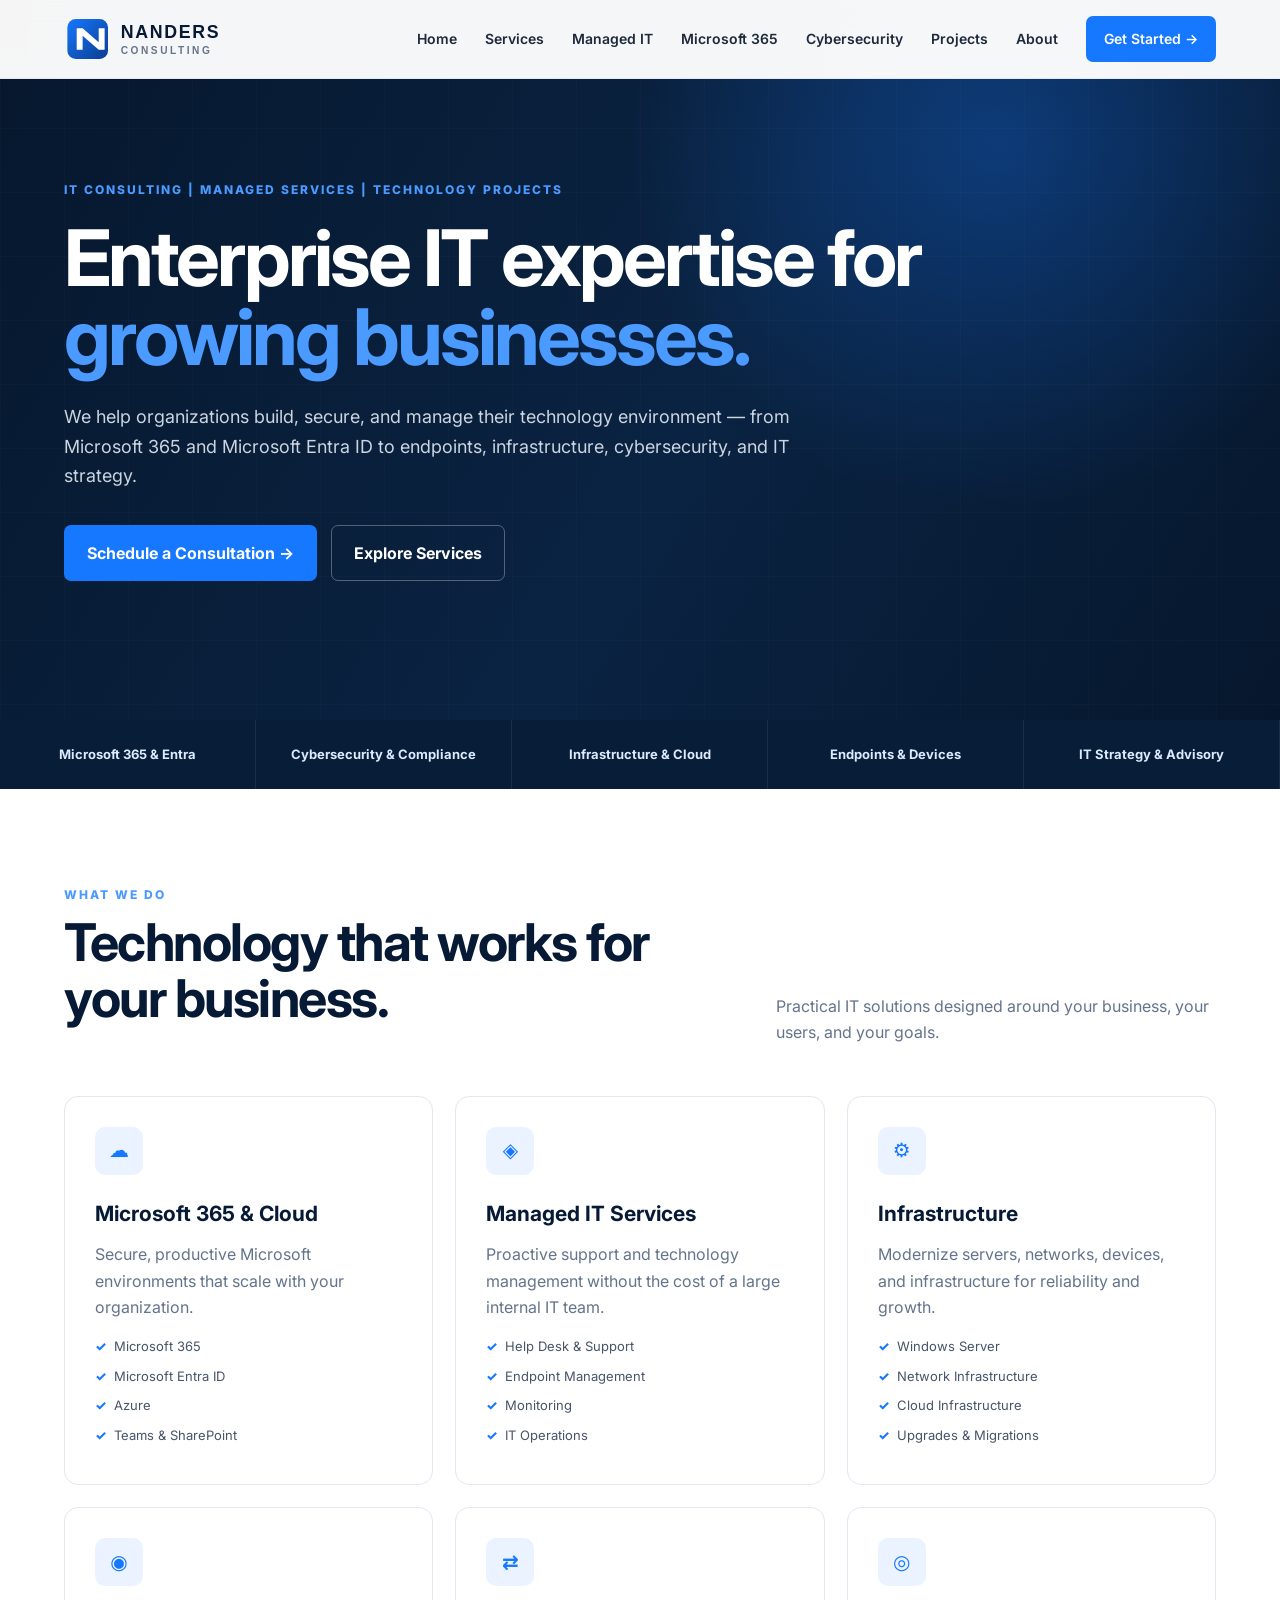
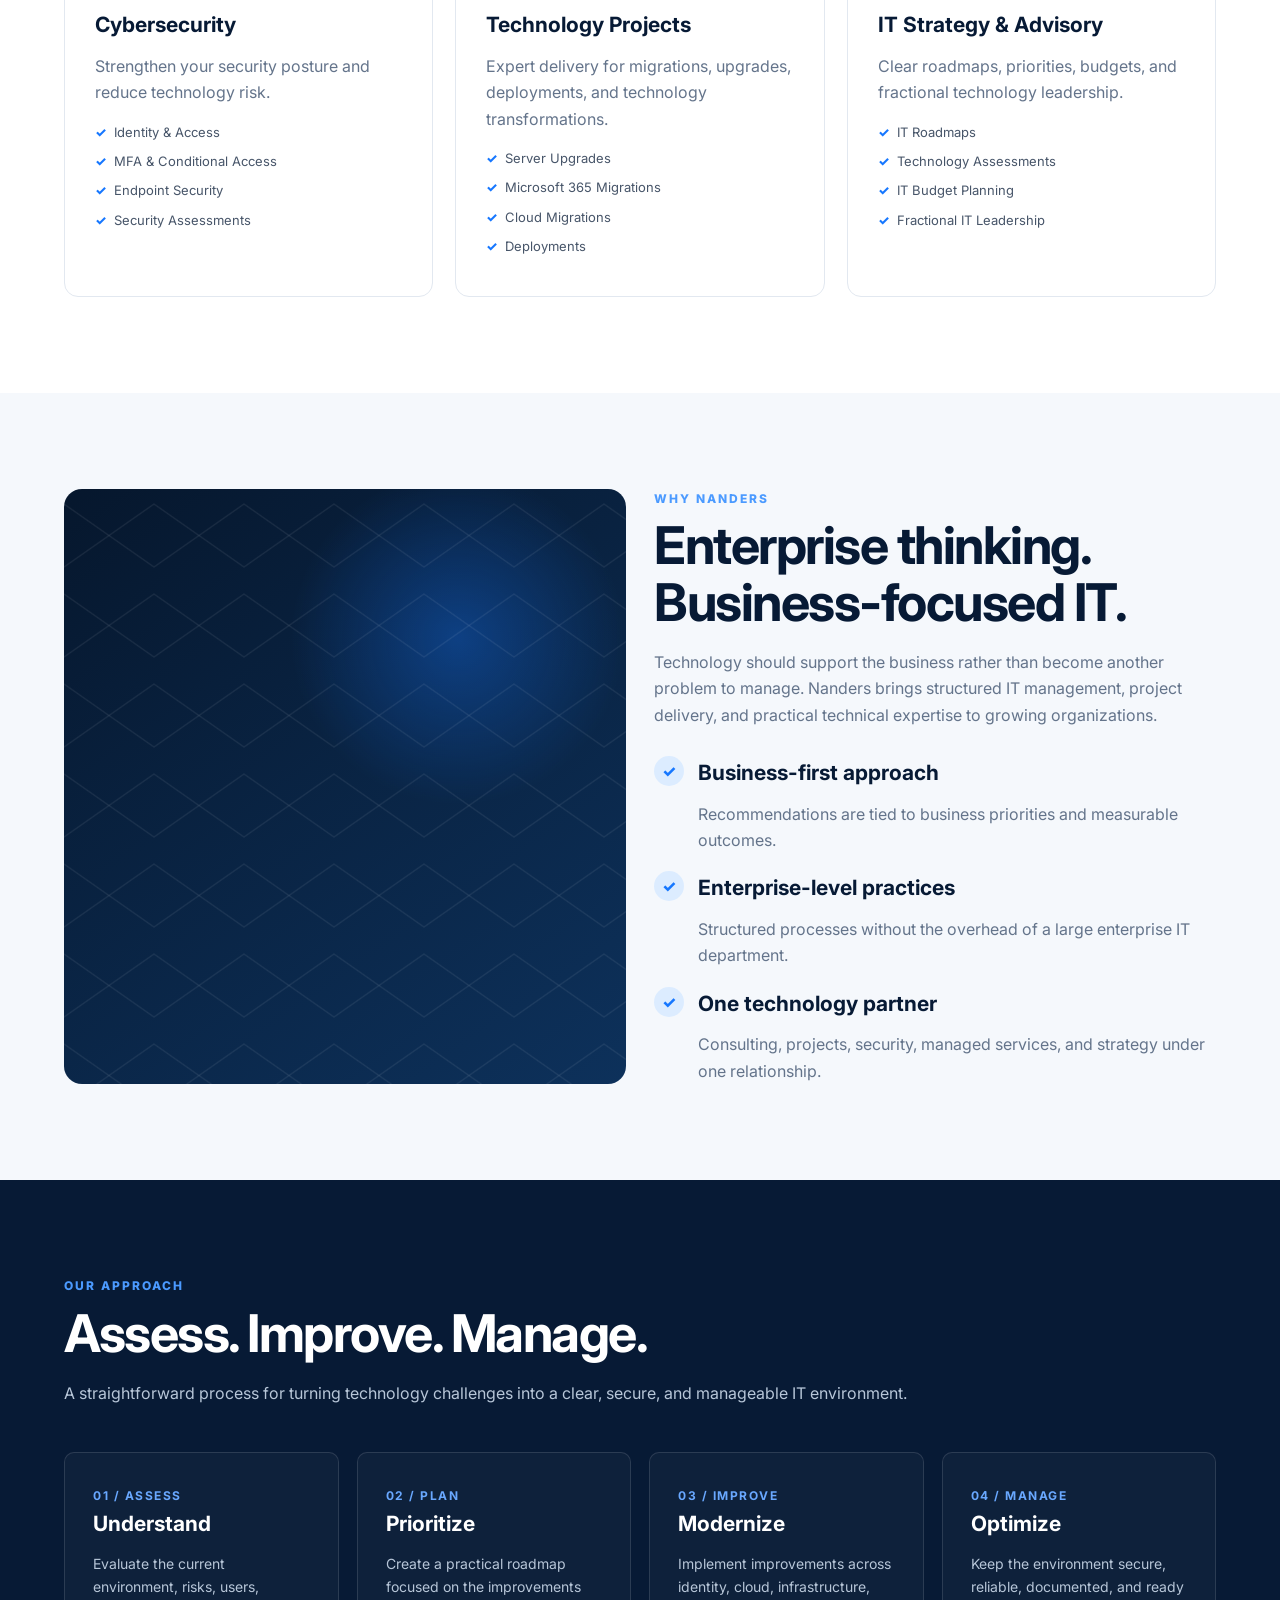
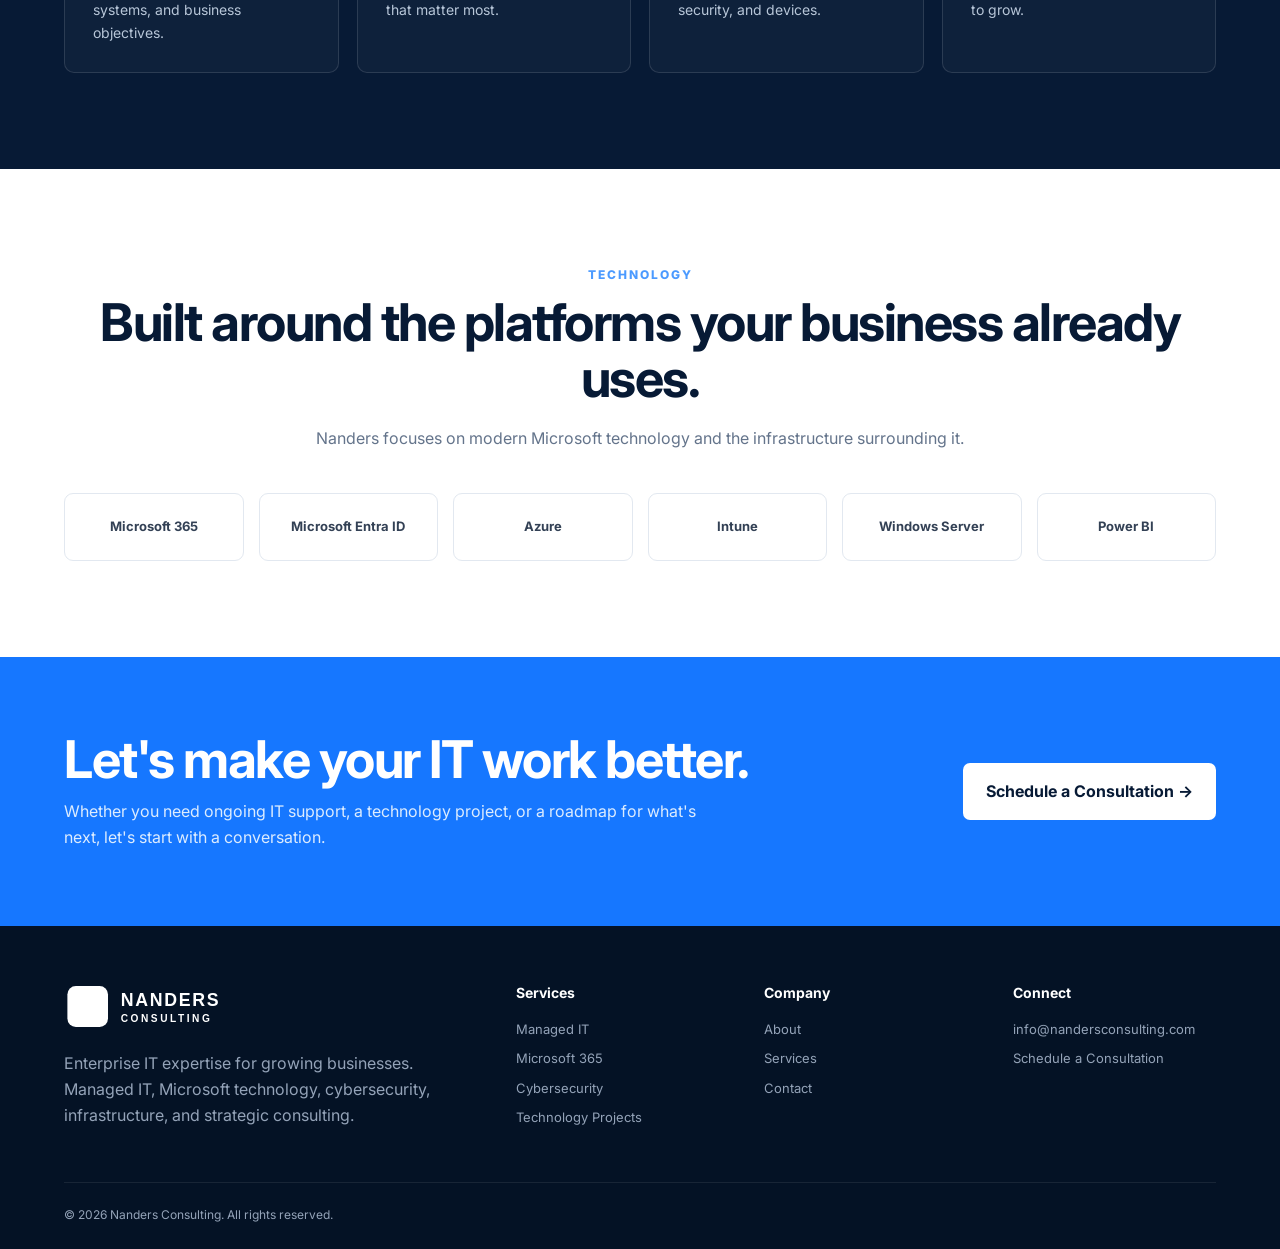
<file: index.html>
<!doctype html>
<html lang="en">
<head>
<meta charset="utf-8">
<meta name="viewport" content="width=device-width,initial-scale=1">
<title>Enterprise IT Expertise | Nanders Consulting</title>
<meta name="description" content="Nanders Consulting provides IT consulting, managed services, Microsoft 365, cybersecurity, infrastructure, and technology projects for growing businesses.">
<link rel="icon" href="favicon.svg" type="image/svg+xml">
<link rel="stylesheet" href="styles.css">
</head>
<body>
<a class="skip" href="#main">Skip to content</a>
<header class="site-header">
  <div class="container nav">
    <a class="logo" href="index.html"><img src="logo.svg" alt="Nanders Consulting"></a>
    <nav class="nav-links">
      <a href="index.html">Home</a>
      <a href="services.html">Services</a>
      <a href="managed-it.html">Managed IT</a>
      <a href="microsoft-365.html">Microsoft 365</a>
      <a href="cybersecurity.html">Cybersecurity</a>
      <a href="projects.html">Projects</a>
      <a href="about.html">About</a>
      <a class="nav-cta" href="contact.html">Get Started →</a>
    </nav>
    <button class="menu" aria-label="Open navigation">☰</button>
  </div>
</header>

<main id="main">

<section class="hero">
  <div class="container">
    <div class="eyebrow">IT CONSULTING | MANAGED SERVICES | TECHNOLOGY PROJECTS</div>
    <h1>Enterprise IT expertise for <span>growing businesses.</span></h1>
    <p>We help organizations build, secure, and manage their technology environment — from Microsoft 365 and Microsoft Entra ID to endpoints, infrastructure, cybersecurity, and IT strategy.</p>
    <div class="actions">
      <a class="btn btn-primary" href="contact.html">Schedule a Consultation →</a>
      <a class="btn btn-outline" href="services.html">Explore Services</a>
    </div>
  </div>
</section>
<section class="service-strip"><div class="strip-grid">
  <div>Microsoft 365 & Entra</div><div>Cybersecurity & Compliance</div><div>Infrastructure & Cloud</div><div>Endpoints & Devices</div><div>IT Strategy & Advisory</div>
</div></section>

<section class="section">
  <div class="container">
    <div class="section-head split"><div><div class="label">WHAT WE DO</div><h2>Technology that works for your business.</h2></div>
    <p class="muted">Practical IT solutions designed around your business, your users, and your goals.</p></div>
    <div class="grid-3">
      <article class="card"><div class="icon">☁</div><h3>Microsoft 365 & Cloud</h3><p class="muted">Secure, productive Microsoft environments that scale with your organization.</p><ul><li>Microsoft 365</li><li>Microsoft Entra ID</li><li>Azure</li><li>Teams & SharePoint</li></ul></article>
      <article class="card"><div class="icon">◈</div><h3>Managed IT Services</h3><p class="muted">Proactive support and technology management without the cost of a large internal IT team.</p><ul><li>Help Desk & Support</li><li>Endpoint Management</li><li>Monitoring</li><li>IT Operations</li></ul></article>
      <article class="card"><div class="icon">⚙</div><h3>Infrastructure</h3><p class="muted">Modernize servers, networks, devices, and infrastructure for reliability and growth.</p><ul><li>Windows Server</li><li>Network Infrastructure</li><li>Cloud Infrastructure</li><li>Upgrades & Migrations</li></ul></article>
      <article class="card"><div class="icon">◉</div><h3>Cybersecurity</h3><p class="muted">Strengthen your security posture and reduce technology risk.</p><ul><li>Identity & Access</li><li>MFA & Conditional Access</li><li>Endpoint Security</li><li>Security Assessments</li></ul></article>
      <article class="card"><div class="icon">⇄</div><h3>Technology Projects</h3><p class="muted">Expert delivery for migrations, upgrades, deployments, and technology transformations.</p><ul><li>Server Upgrades</li><li>Microsoft 365 Migrations</li><li>Cloud Migrations</li><li>Deployments</li></ul></article>
      <article class="card"><div class="icon">◎</div><h3>IT Strategy & Advisory</h3><p class="muted">Clear roadmaps, priorities, budgets, and fractional technology leadership.</p><ul><li>IT Roadmaps</li><li>Technology Assessments</li><li>IT Budget Planning</li><li>Fractional IT Leadership</li></ul></article>
    </div>
  </div>
</section>

<section class="section band">
  <div class="container">
    <div class="grid-2">
      <div class="visual"></div>
      <div><div class="label">WHY NANDERS</div><h2>Enterprise thinking. Business-focused IT.</h2><p class="muted">Technology should support the business rather than become another problem to manage. Nanders brings structured IT management, project delivery, and practical technical expertise to growing organizations.</p>
      <div class="checklist">
        <div class="check"><span>✓</span><div><h3>Business-first approach</h3><p class="muted">Recommendations are tied to business priorities and measurable outcomes.</p></div></div>
        <div class="check"><span>✓</span><div><h3>Enterprise-level practices</h3><p class="muted">Structured processes without the overhead of a large enterprise IT department.</p></div></div>
        <div class="check"><span>✓</span><div><h3>One technology partner</h3><p class="muted">Consulting, projects, security, managed services, and strategy under one relationship.</p></div></div>
      </div></div>
    </div>
  </div>
</section>

<section class="section dark">
  <div class="container">
    <div class="label">OUR APPROACH</div><h2>Assess. Improve. Manage.</h2><p class="muted">A straightforward process for turning technology challenges into a clear, secure, and manageable IT environment.</p>
    <div class="approach">
      <div class="step"><b>01 / ASSESS</b><h3>Understand</h3><p>Evaluate the current environment, risks, users, systems, and business objectives.</p></div>
      <div class="step"><b>02 / PLAN</b><h3>Prioritize</h3><p>Create a practical roadmap focused on the improvements that matter most.</p></div>
      <div class="step"><b>03 / IMPROVE</b><h3>Modernize</h3><p>Implement improvements across identity, cloud, infrastructure, security, and devices.</p></div>
      <div class="step"><b>04 / MANAGE</b><h3>Optimize</h3><p>Keep the environment secure, reliable, documented, and ready to grow.</p></div>
    </div>
  </div>
</section>

<section class="section">
  <div class="container" style="text-align:center">
    <div class="label">TECHNOLOGY</div><h2>Built around the platforms your business already uses.</h2><p class="muted" style="margin:auto;max-width:680px">Nanders focuses on modern Microsoft technology and the infrastructure surrounding it.</p>
    <div class="tech-grid"><div class="tech">Microsoft 365</div><div class="tech">Microsoft Entra ID</div><div class="tech">Azure</div><div class="tech">Intune</div><div class="tech">Windows Server</div><div class="tech">Power BI</div></div>
  </div>
</section>

<section class="cta"><div class="container cta-inner"><div><h2>Let's make your IT work better.</h2><p>Whether you need ongoing IT support, a technology project, or a roadmap for what's next, let's start with a conversation.</p></div><a class="btn btn-light" href="contact.html">Schedule a Consultation →</a></div></section>

</main>
<footer class="footer">
  <div class="container">
    <div class="footer-grid">
      <div>
        <img class="footer-logo" src="logo.svg" alt="Nanders Consulting">
        <p>Enterprise IT expertise for growing businesses. Managed IT, Microsoft technology, cybersecurity, infrastructure, and strategic consulting.</p>
      </div>
      <div><h4>Services</h4><ul>
        <li><a href="managed-it.html">Managed IT</a></li>
        <li><a href="microsoft-365.html">Microsoft 365</a></li>
        <li><a href="cybersecurity.html">Cybersecurity</a></li>
        <li><a href="projects.html">Technology Projects</a></li>
      </ul></div>
      <div><h4>Company</h4><ul>
        <li><a href="about.html">About</a></li>
        <li><a href="services.html">Services</a></li>
        <li><a href="contact.html">Contact</a></li>
      </ul></div>
      <div><h4>Connect</h4><ul>
        <li><a href="mailto:info@nandersconsulting.com">info@nandersconsulting.com</a></li>
        <li><a href="contact.html">Schedule a Consultation</a></li>
      </ul></div>
    </div>
    <div class="copyright">© <span data-year></span> Nanders Consulting. All rights reserved.</div>
  </div>
</footer>
<script src="main.js"></script>

</body>
</html>
</file>
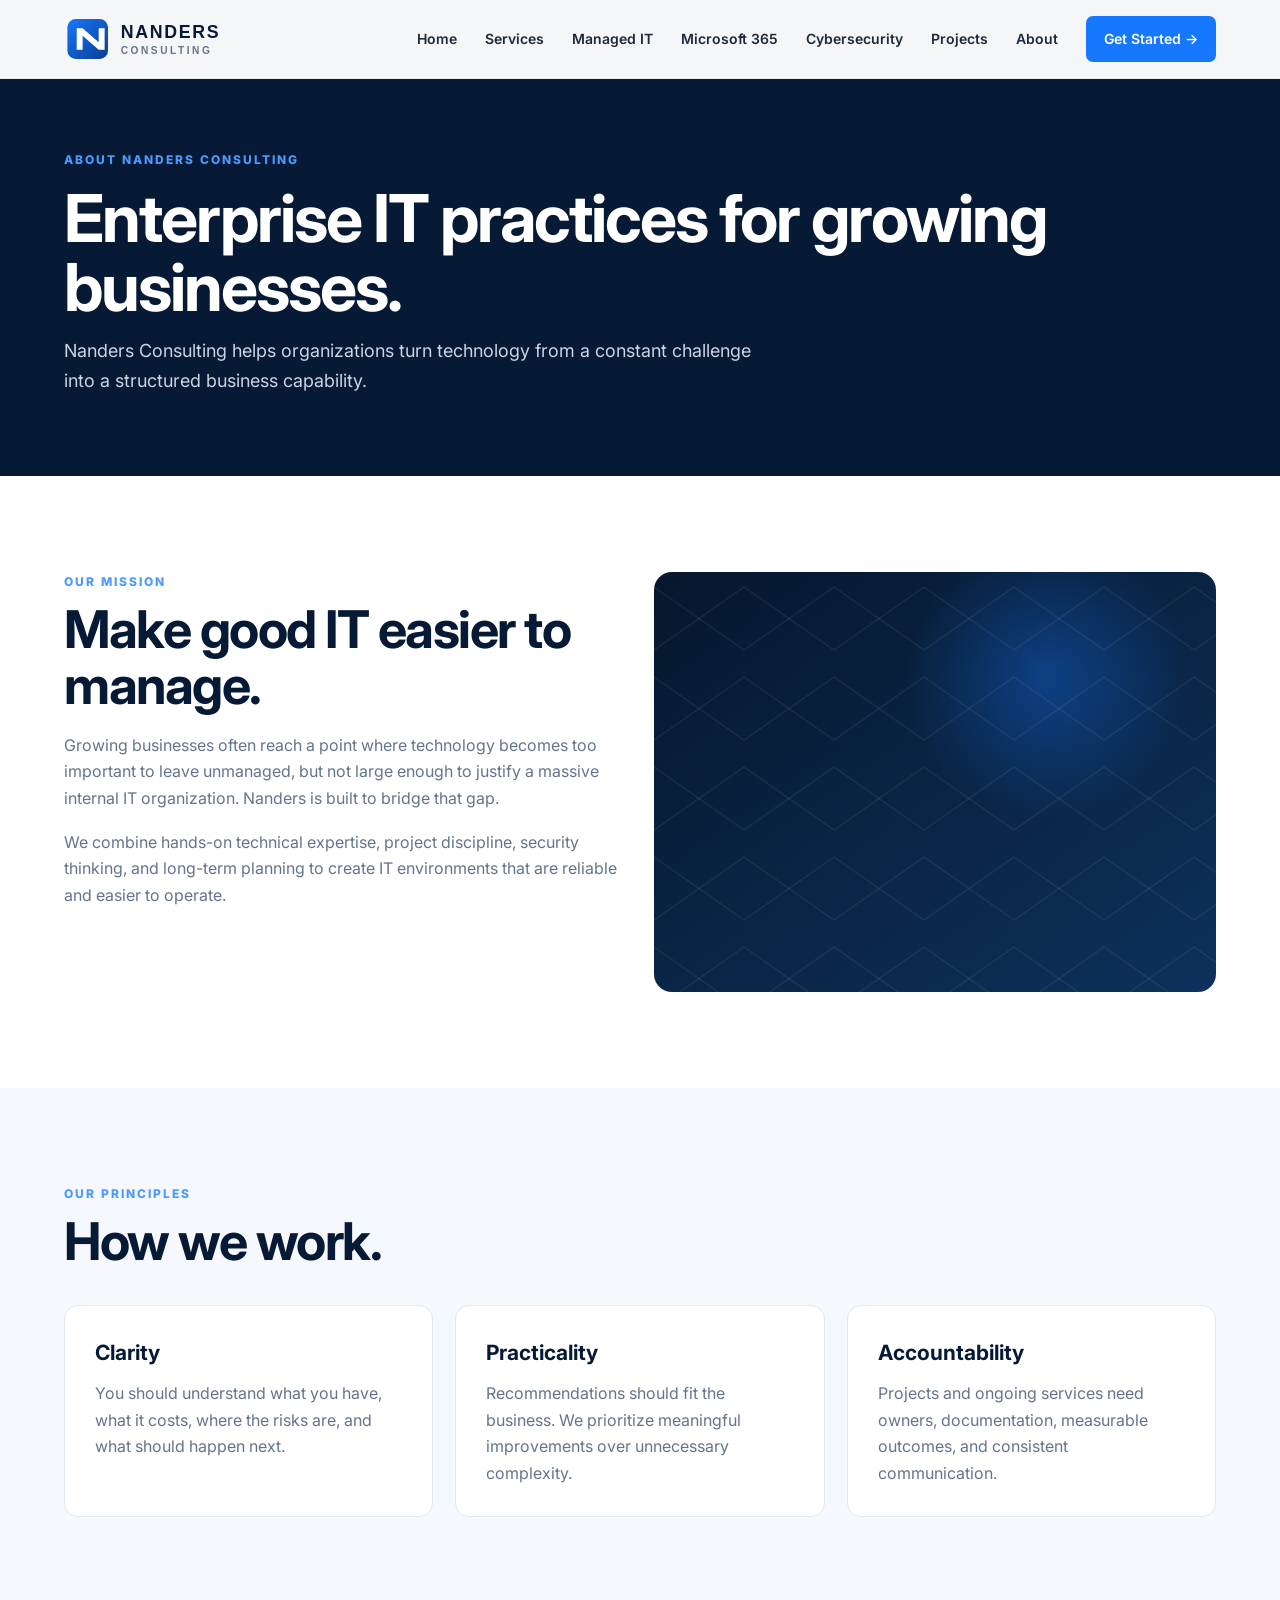
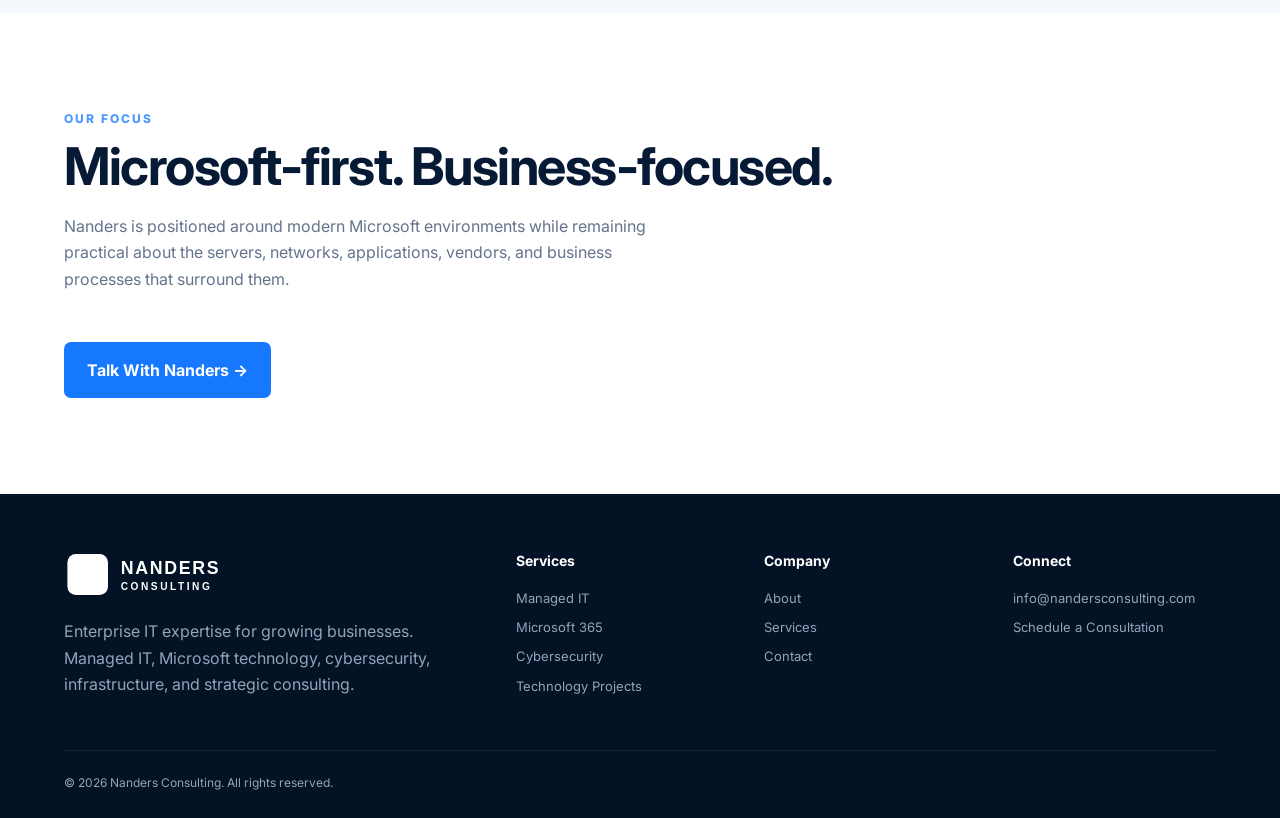
<file: about.html>
<!doctype html>
<html lang="en">
<head>
<meta charset="utf-8">
<meta name="viewport" content="width=device-width,initial-scale=1">
<title>About Nanders Consulting | Nanders Consulting</title>
<meta name="description" content="Nanders Consulting provides IT consulting, managed services, Microsoft 365, cybersecurity, infrastructure, and technology projects for growing businesses.">
<link rel="icon" href="favicon.svg" type="image/svg+xml">
<link rel="stylesheet" href="styles.css">
</head>
<body>
<a class="skip" href="#main">Skip to content</a>
<header class="site-header">
  <div class="container nav">
    <a class="logo" href="index.html"><img src="logo.svg" alt="Nanders Consulting"></a>
    <nav class="nav-links">
      <a href="index.html">Home</a>
      <a href="services.html">Services</a>
      <a href="managed-it.html">Managed IT</a>
      <a href="microsoft-365.html">Microsoft 365</a>
      <a href="cybersecurity.html">Cybersecurity</a>
      <a href="projects.html">Projects</a>
      <a href="about.html">About</a>
      <a class="nav-cta" href="contact.html">Get Started →</a>
    </nav>
    <button class="menu" aria-label="Open navigation">☰</button>
  </div>
</header>

<main id="main">

<section class="page-hero"><div class="container"><div class="label">ABOUT NANDERS CONSULTING</div><h1>Enterprise IT practices for growing businesses.</h1><p>Nanders Consulting helps organizations turn technology from a constant challenge into a structured business capability.</p></div></section>
<section class="section"><div class="container"><div class="grid-2"><div><div class="label">OUR MISSION</div><h2>Make good IT easier to manage.</h2><p class="muted">Growing businesses often reach a point where technology becomes too important to leave unmanaged, but not large enough to justify a massive internal IT organization. Nanders is built to bridge that gap.</p><p class="muted" style="margin-top:18px">We combine hands-on technical expertise, project discipline, security thinking, and long-term planning to create IT environments that are reliable and easier to operate.</p></div><div class="visual"></div></div></div></section>
<section class="section band"><div class="container"><div class="label">OUR PRINCIPLES</div><h2>How we work.</h2><div class="grid-3" style="margin-top:35px"><article class="card"><h3>Clarity</h3><p class="muted">You should understand what you have, what it costs, where the risks are, and what should happen next.</p></article><article class="card"><h3>Practicality</h3><p class="muted">Recommendations should fit the business. We prioritize meaningful improvements over unnecessary complexity.</p></article><article class="card"><h3>Accountability</h3><p class="muted">Projects and ongoing services need owners, documentation, measurable outcomes, and consistent communication.</p></article></div></div></section>
<section class="section"><div class="container"><div class="section-head"><div class="label">OUR FOCUS</div><h2>Microsoft-first. Business-focused.</h2><p class="muted">Nanders is positioned around modern Microsoft environments while remaining practical about the servers, networks, applications, vendors, and business processes that surround them.</p></div><a class="btn btn-primary" href="contact.html">Talk With Nanders →</a></div></section>

</main>
<footer class="footer">
  <div class="container">
    <div class="footer-grid">
      <div>
        <img class="footer-logo" src="logo.svg" alt="Nanders Consulting">
        <p>Enterprise IT expertise for growing businesses. Managed IT, Microsoft technology, cybersecurity, infrastructure, and strategic consulting.</p>
      </div>
      <div><h4>Services</h4><ul>
        <li><a href="managed-it.html">Managed IT</a></li>
        <li><a href="microsoft-365.html">Microsoft 365</a></li>
        <li><a href="cybersecurity.html">Cybersecurity</a></li>
        <li><a href="projects.html">Technology Projects</a></li>
      </ul></div>
      <div><h4>Company</h4><ul>
        <li><a href="about.html">About</a></li>
        <li><a href="services.html">Services</a></li>
        <li><a href="contact.html">Contact</a></li>
      </ul></div>
      <div><h4>Connect</h4><ul>
        <li><a href="mailto:info@nandersconsulting.com">info@nandersconsulting.com</a></li>
        <li><a href="contact.html">Schedule a Consultation</a></li>
      </ul></div>
    </div>
    <div class="copyright">© <span data-year></span> Nanders Consulting. All rights reserved.</div>
  </div>
</footer>
<script src="main.js"></script>

</body>
</html>
</file>
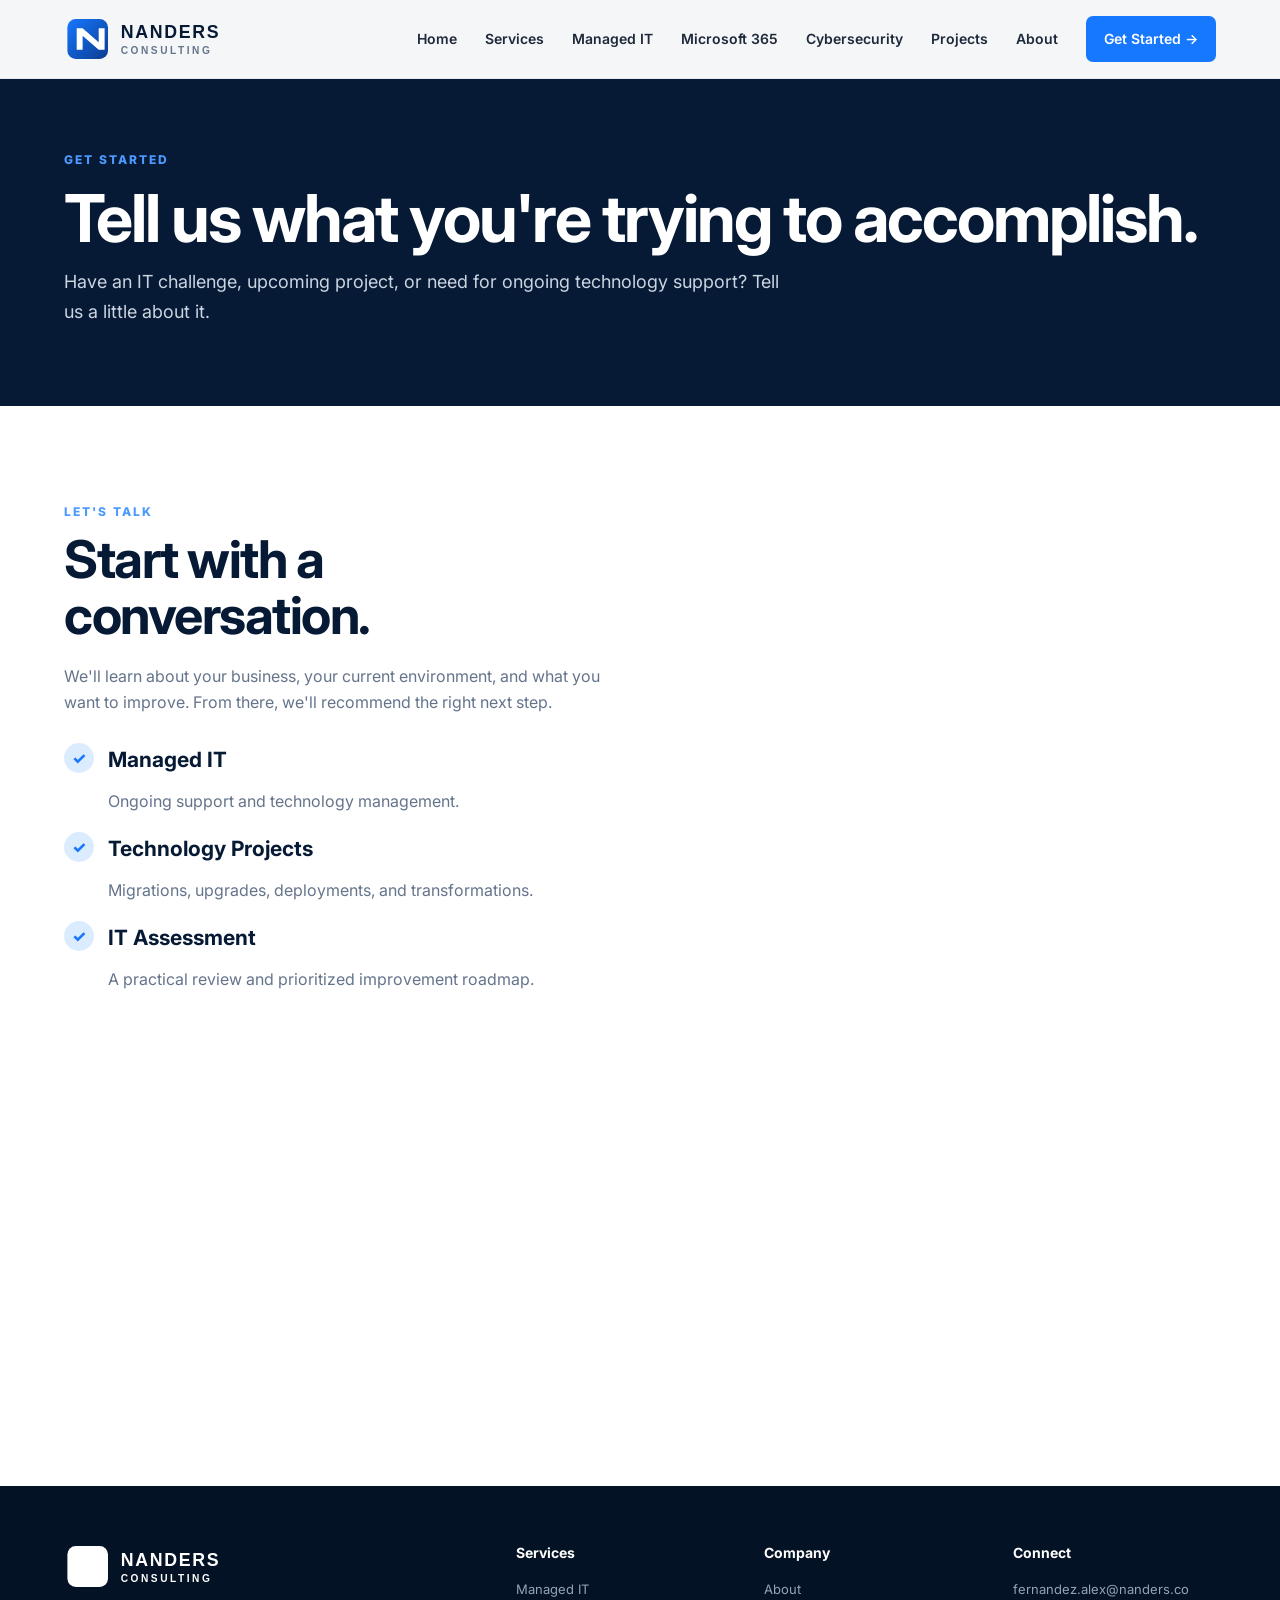
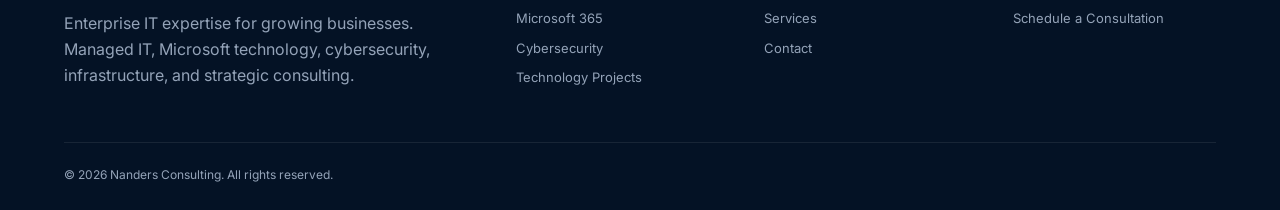
<file: contact.html>
<!doctype html>
<html lang="en">
<head>
<meta charset="utf-8">
<meta name="viewport" content="width=device-width,initial-scale=1">
<title>Contact Nanders Consulting | Nanders Consulting</title>
<meta name="description" content="Nanders Consulting provides IT consulting, managed services, Microsoft 365, cybersecurity, infrastructure, and technology projects for growing businesses.">
<link rel="icon" href="favicon.svg" type="image/svg+xml">
<link rel="stylesheet" href="styles.css">
</head>
<body>
<a class="skip" href="#main">Skip to content</a>
<header class="site-header">
  <div class="container nav">
    <a class="logo" href="index.html"><img src="logo.svg" alt="Nanders Consulting"></a>
    <nav class="nav-links">
      <a href="index.html">Home</a>
      <a href="services.html">Services</a>
      <a href="managed-it.html">Managed IT</a>
      <a href="microsoft-365.html">Microsoft 365</a>
      <a href="cybersecurity.html">Cybersecurity</a>
      <a href="projects.html">Projects</a>
      <a href="about.html">About</a>
      <a class="nav-cta" href="contact.html">Get Started →</a>
    </nav>
    <button class="menu" aria-label="Open navigation">☰</button>
  </div>
</header>

<main id="main">

<section class="page-hero"><div class="container"><div class="label">GET STARTED</div><h1>Tell us what you're trying to accomplish.</h1><p>Have an IT challenge, upcoming project, or need for ongoing technology support? Tell us a little about it.</p></div></section>
<section class="section"><div class="container"><div class="contact-grid"><div><div class="label">LET'S TALK</div><h2>Start with a conversation.</h2><p class="muted">We'll learn about your business, your current environment, and what you want to improve. From there, we'll recommend the right next step.</p><div class="checklist"><div class="check"><span>✓</span><div><h3>Managed IT</h3><p class="muted">Ongoing support and technology management.</p></div></div><div class="check"><span>✓</span><div><h3>Technology Projects</h3><p class="muted">Migrations, upgrades, deployments, and transformations.</p></div></div><div class="check"><span>✓</span><div><h3>IT Assessment</h3><p class="muted">A practical review and prioritized improvement roadmap.</p></div></div></div></div>
<div class ="microsoft-form">
  
  <iframe width="600px" height="880px" src="https://forms.cloud.microsoft/Pages/ResponsePage.aspx?id=h0-MTrCgikqofm2Q59AgpJ94LRQ_1W5Fr0ZLxmXweiZURDkxN0Q0VVNPRUZENktOVFhMVUQ0Q1JOUi4u&embed=true" frameborder="0" marginwidth="0" marginheight="0" style="border: none; max-width:100%; max-height:100vh" allowfullscreen webkitallowfullscreen mozallowfullscreen msallowfullscreen> </iframe></div>
</div>
</main>
<footer class="footer">
  <div class="container">
    <div class="footer-grid">
      <div>
        <img class="footer-logo" src="logo.svg" alt="Nanders Consulting">
        <p>Enterprise IT expertise for growing businesses. Managed IT, Microsoft technology, cybersecurity, infrastructure, and strategic consulting.</p>
      </div>
      <div><h4>Services</h4><ul>
        <li><a href="managed-it.html">Managed IT</a></li>
        <li><a href="microsoft-365.html">Microsoft 365</a></li>
        <li><a href="cybersecurity.html">Cybersecurity</a></li>
        <li><a href="projects.html">Technology Projects</a></li>
      </ul></div>
      <div><h4>Company</h4><ul>
        <li><a href="about.html">About</a></li>
        <li><a href="services.html">Services</a></li>
        <li><a href="contact.html">Contact</a></li>
      </ul></div>
      <div><h4>Connect</h4><ul>
        <li><a href="mailto:fernandez.alex@nanders.co">fernandez.alex@nanders.co</a></li>
        <li><a href="contact.html">Schedule a Consultation</a></li>
      </ul></div>
    </div>
    <div class="copyright">© <span data-year></span> Nanders Consulting. All rights reserved.</div>
  </div>
</footer>
<script src="main.js"></script>

</body>
</html>
</file>
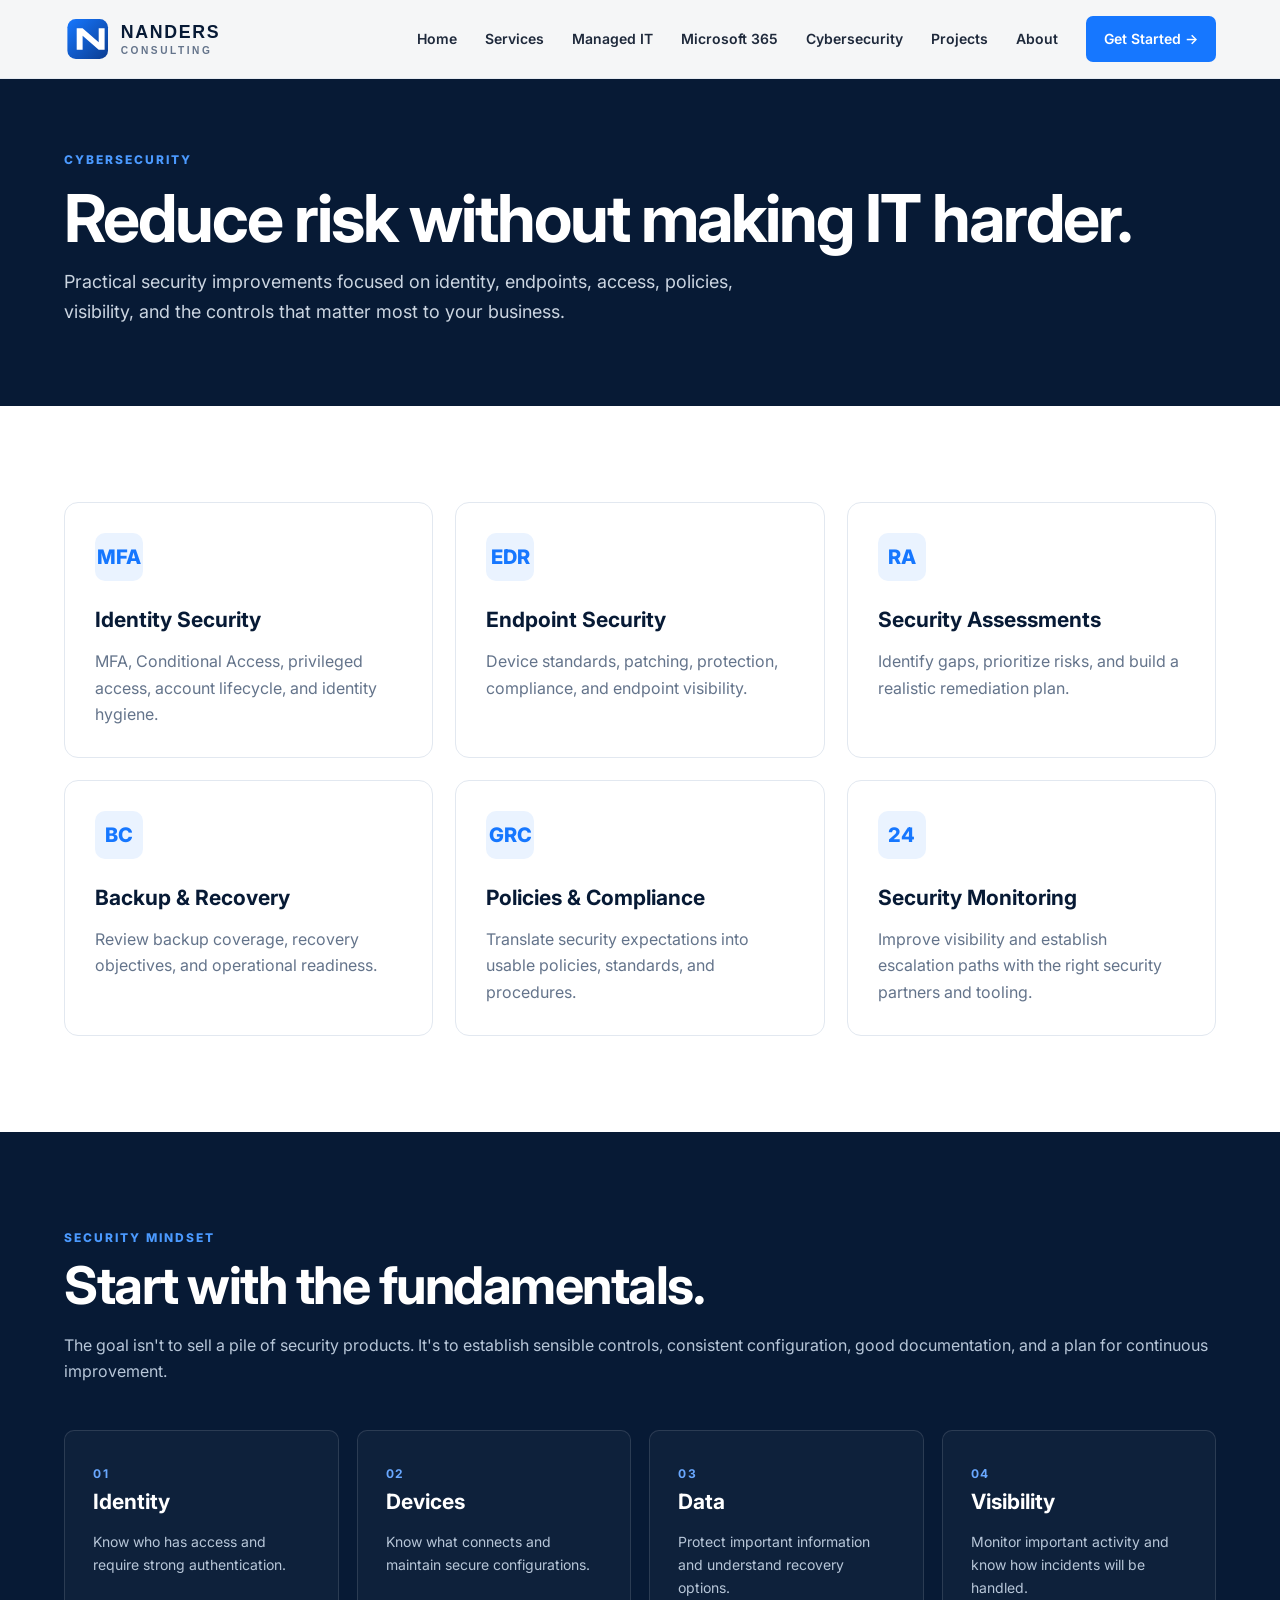
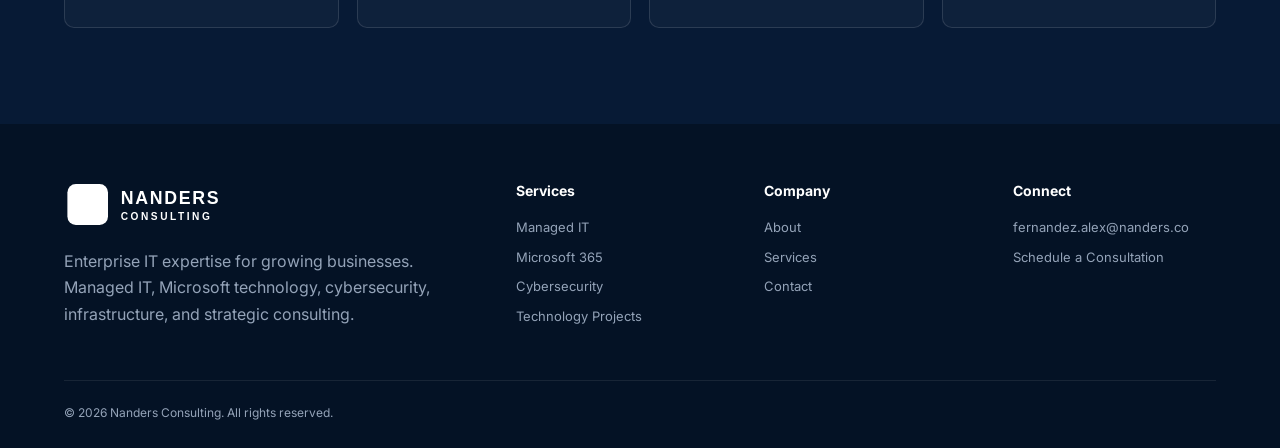
<file: cybersecurity.html>
<!doctype html>
<html lang="en">
<head>
<meta charset="utf-8">
<meta name="viewport" content="width=device-width,initial-scale=1">
<title>Cybersecurity Services | Nanders Consulting</title>
<meta name="description" content="Nanders Consulting provides IT consulting, managed services, Microsoft 365, cybersecurity, infrastructure, and technology projects for growing businesses.">
<link rel="icon" href="favicon.svg" type="image/svg+xml">
<link rel="stylesheet" href="styles.css">
</head>
<body>
<a class="skip" href="#main">Skip to content</a>
<header class="site-header">
  <div class="container nav">
    <a class="logo" href="index.html"><img src="logo.svg" alt="Nanders Consulting"></a>
    <nav class="nav-links">
      <a href="index.html">Home</a>
      <a href="services.html">Services</a>
      <a href="managed-it.html">Managed IT</a>
      <a href="microsoft-365.html">Microsoft 365</a>
      <a href="cybersecurity.html">Cybersecurity</a>
      <a href="projects.html">Projects</a>
      <a href="about.html">About</a>
      <a class="nav-cta" href="contact.html">Get Started →</a>
    </nav>
    <button class="menu" aria-label="Open navigation">☰</button>
  </div>
</header>

<main id="main">

<section class="page-hero"><div class="container"><div class="label">CYBERSECURITY</div><h1>Reduce risk without making IT harder.</h1><p>Practical security improvements focused on identity, endpoints, access, policies, visibility, and the controls that matter most to your business.</p></div></section>
<section class="section"><div class="container"><div class="grid-3">
<article class="card"><div class="icon">MFA</div><h3>Identity Security</h3><p class="muted">MFA, Conditional Access, privileged access, account lifecycle, and identity hygiene.</p></article>
<article class="card"><div class="icon">EDR</div><h3>Endpoint Security</h3><p class="muted">Device standards, patching, protection, compliance, and endpoint visibility.</p></article>
<article class="card"><div class="icon">RA</div><h3>Security Assessments</h3><p class="muted">Identify gaps, prioritize risks, and build a realistic remediation plan.</p></article>
<article class="card"><div class="icon">BC</div><h3>Backup & Recovery</h3><p class="muted">Review backup coverage, recovery objectives, and operational readiness.</p></article>
<article class="card"><div class="icon">GRC</div><h3>Policies & Compliance</h3><p class="muted">Translate security expectations into usable policies, standards, and procedures.</p></article>
<article class="card"><div class="icon">24</div><h3>Security Monitoring</h3><p class="muted">Improve visibility and establish escalation paths with the right security partners and tooling.</p></article>
</div></div></section>
<section class="section dark"><div class="container"><div class="label">SECURITY MINDSET</div><h2>Start with the fundamentals.</h2><p class="muted">The goal isn't to sell a pile of security products. It's to establish sensible controls, consistent configuration, good documentation, and a plan for continuous improvement.</p><div class="approach"><div class="step"><b>01</b><h3>Identity</h3><p>Know who has access and require strong authentication.</p></div><div class="step"><b>02</b><h3>Devices</h3><p>Know what connects and maintain secure configurations.</p></div><div class="step"><b>03</b><h3>Data</h3><p>Protect important information and understand recovery options.</p></div><div class="step"><b>04</b><h3>Visibility</h3><p>Monitor important activity and know how incidents will be handled.</p></div></div></div></section>

</main>
<footer class="footer">
  <div class="container">
    <div class="footer-grid">
      <div>
        <img class="footer-logo" src="logo.svg" alt="Nanders Consulting">
        <p>Enterprise IT expertise for growing businesses. Managed IT, Microsoft technology, cybersecurity, infrastructure, and strategic consulting.</p>
      </div>
      <div><h4>Services</h4><ul>
        <li><a href="managed-it.html">Managed IT</a></li>
        <li><a href="microsoft-365.html">Microsoft 365</a></li>
        <li><a href="cybersecurity.html">Cybersecurity</a></li>
        <li><a href="projects.html">Technology Projects</a></li>
      </ul></div>
      <div><h4>Company</h4><ul>
        <li><a href="about.html">About</a></li>
        <li><a href="services.html">Services</a></li>
        <li><a href="contact.html">Contact</a></li>
      </ul></div>
      <div><h4>Connect</h4><ul>
        <li><a href="mailto:fernandez.alex@nanders.co">fernandez.alex@nanders.co</a></li>
        <li><a href="contact.html">Schedule a Consultation</a></li>
      </ul></div>
    </div>
    <div class="copyright">© <span data-year></span> Nanders Consulting. All rights reserved.</div>
  </div>
</footer>
<script src="main.js"></script>

</body>
</html>
</file>
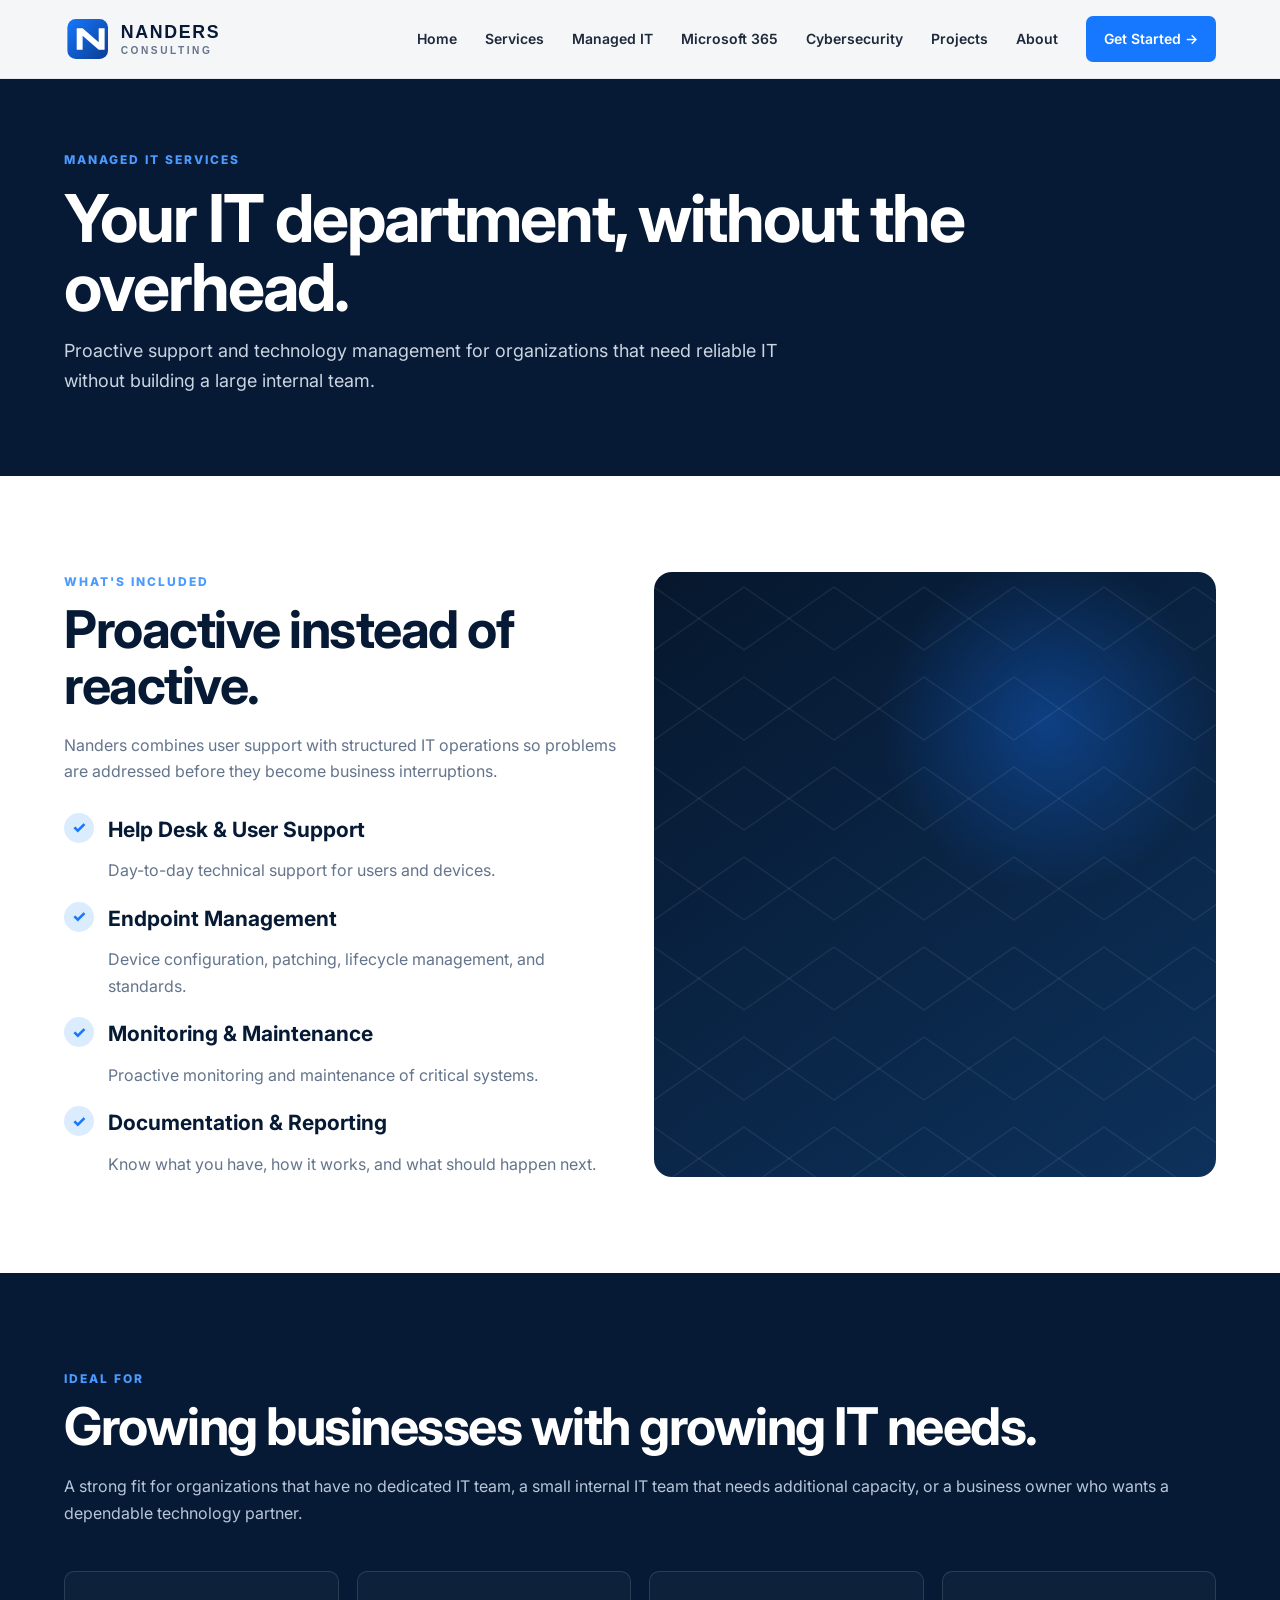
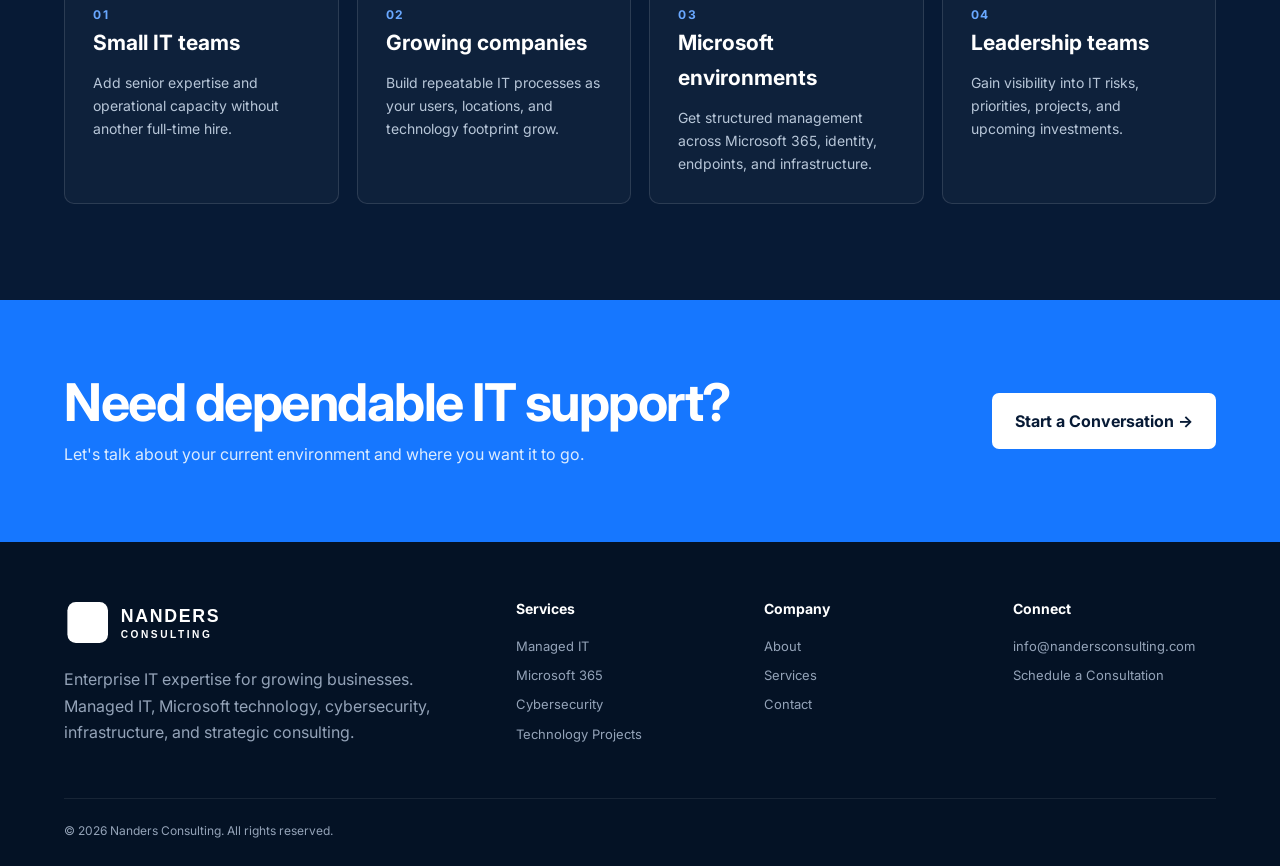
<file: managed-it.html>
<!doctype html>
<html lang="en">
<head>
<meta charset="utf-8">
<meta name="viewport" content="width=device-width,initial-scale=1">
<title>Managed IT Services | Nanders Consulting</title>
<meta name="description" content="Nanders Consulting provides IT consulting, managed services, Microsoft 365, cybersecurity, infrastructure, and technology projects for growing businesses.">
<link rel="icon" href="favicon.svg" type="image/svg+xml">
<link rel="stylesheet" href="styles.css">
</head>
<body>
<a class="skip" href="#main">Skip to content</a>
<header class="site-header">
  <div class="container nav">
    <a class="logo" href="index.html"><img src="logo.svg" alt="Nanders Consulting"></a>
    <nav class="nav-links">
      <a href="index.html">Home</a>
      <a href="services.html">Services</a>
      <a href="managed-it.html">Managed IT</a>
      <a href="microsoft-365.html">Microsoft 365</a>
      <a href="cybersecurity.html">Cybersecurity</a>
      <a href="projects.html">Projects</a>
      <a href="about.html">About</a>
      <a class="nav-cta" href="contact.html">Get Started →</a>
    </nav>
    <button class="menu" aria-label="Open navigation">☰</button>
  </div>
</header>

<main id="main">

<section class="page-hero"><div class="container"><div class="label">MANAGED IT SERVICES</div><h1>Your IT department, without the overhead.</h1><p>Proactive support and technology management for organizations that need reliable IT without building a large internal team.</p></div></section>
<section class="section"><div class="container"><div class="grid-2"><div><div class="label">WHAT'S INCLUDED</div><h2>Proactive instead of reactive.</h2><p class="muted">Nanders combines user support with structured IT operations so problems are addressed before they become business interruptions.</p><div class="checklist">
<div class="check"><span>✓</span><div><h3>Help Desk & User Support</h3><p class="muted">Day-to-day technical support for users and devices.</p></div></div>
<div class="check"><span>✓</span><div><h3>Endpoint Management</h3><p class="muted">Device configuration, patching, lifecycle management, and standards.</p></div></div>
<div class="check"><span>✓</span><div><h3>Monitoring & Maintenance</h3><p class="muted">Proactive monitoring and maintenance of critical systems.</p></div></div>
<div class="check"><span>✓</span><div><h3>Documentation & Reporting</h3><p class="muted">Know what you have, how it works, and what should happen next.</p></div></div>
</div></div><div class="visual"></div></div></div></section>
<section class="section dark"><div class="container"><div class="label">IDEAL FOR</div><h2>Growing businesses with growing IT needs.</h2><p class="muted">A strong fit for organizations that have no dedicated IT team, a small internal IT team that needs additional capacity, or a business owner who wants a dependable technology partner.</p><div class="approach"><div class="step"><b>01</b><h3>Small IT teams</h3><p>Add senior expertise and operational capacity without another full-time hire.</p></div><div class="step"><b>02</b><h3>Growing companies</h3><p>Build repeatable IT processes as your users, locations, and technology footprint grow.</p></div><div class="step"><b>03</b><h3>Microsoft environments</h3><p>Get structured management across Microsoft 365, identity, endpoints, and infrastructure.</p></div><div class="step"><b>04</b><h3>Leadership teams</h3><p>Gain visibility into IT risks, priorities, projects, and upcoming investments.</p></div></div></div></section>
<section class="cta"><div class="container cta-inner"><div><h2>Need dependable IT support?</h2><p>Let's talk about your current environment and where you want it to go.</p></div><a class="btn btn-light" href="contact.html">Start a Conversation →</a></div></section>

</main>
<footer class="footer">
  <div class="container">
    <div class="footer-grid">
      <div>
        <img class="footer-logo" src="logo.svg" alt="Nanders Consulting">
        <p>Enterprise IT expertise for growing businesses. Managed IT, Microsoft technology, cybersecurity, infrastructure, and strategic consulting.</p>
      </div>
      <div><h4>Services</h4><ul>
        <li><a href="managed-it.html">Managed IT</a></li>
        <li><a href="microsoft-365.html">Microsoft 365</a></li>
        <li><a href="cybersecurity.html">Cybersecurity</a></li>
        <li><a href="projects.html">Technology Projects</a></li>
      </ul></div>
      <div><h4>Company</h4><ul>
        <li><a href="about.html">About</a></li>
        <li><a href="services.html">Services</a></li>
        <li><a href="contact.html">Contact</a></li>
      </ul></div>
      <div><h4>Connect</h4><ul>
        <li><a href="mailto:info@nandersconsulting.com">info@nandersconsulting.com</a></li>
        <li><a href="contact.html">Schedule a Consultation</a></li>
      </ul></div>
    </div>
    <div class="copyright">© <span data-year></span> Nanders Consulting. All rights reserved.</div>
  </div>
</footer>
<script src="main.js"></script>

</body>
</html>
</file>
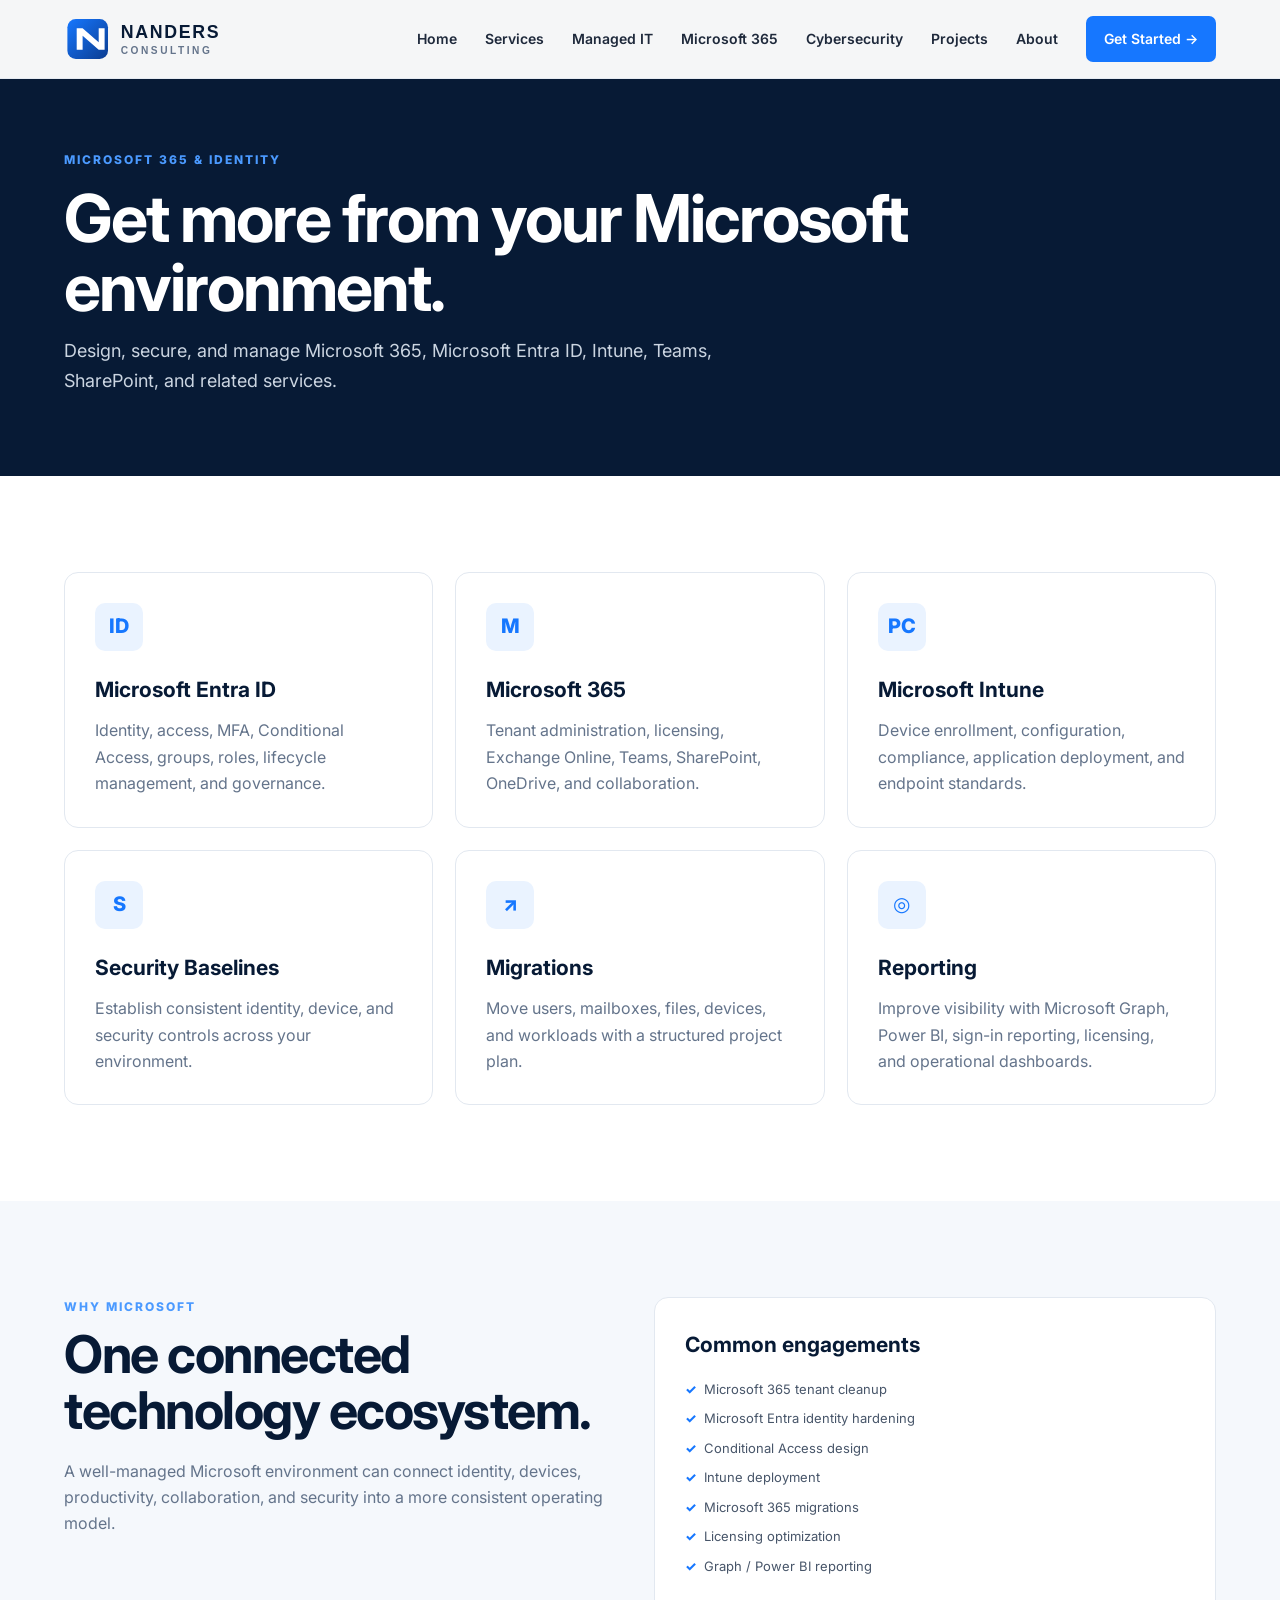
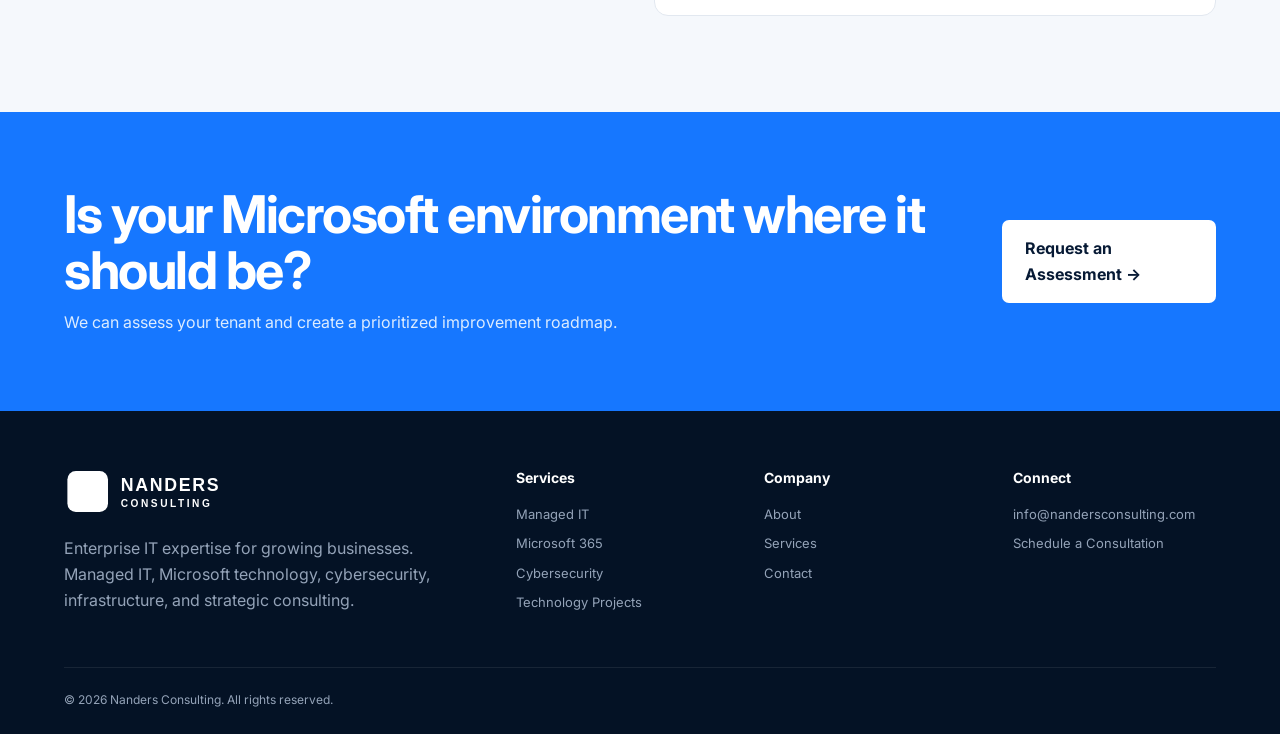
<file: microsoft-365.html>
<!doctype html>
<html lang="en">
<head>
<meta charset="utf-8">
<meta name="viewport" content="width=device-width,initial-scale=1">
<title>Microsoft 365 Consulting | Nanders Consulting</title>
<meta name="description" content="Nanders Consulting provides IT consulting, managed services, Microsoft 365, cybersecurity, infrastructure, and technology projects for growing businesses.">
<link rel="icon" href="favicon.svg" type="image/svg+xml">
<link rel="stylesheet" href="styles.css">
</head>
<body>
<a class="skip" href="#main">Skip to content</a>
<header class="site-header">
  <div class="container nav">
    <a class="logo" href="index.html"><img src="logo.svg" alt="Nanders Consulting"></a>
    <nav class="nav-links">
      <a href="index.html">Home</a>
      <a href="services.html">Services</a>
      <a href="managed-it.html">Managed IT</a>
      <a href="microsoft-365.html">Microsoft 365</a>
      <a href="cybersecurity.html">Cybersecurity</a>
      <a href="projects.html">Projects</a>
      <a href="about.html">About</a>
      <a class="nav-cta" href="contact.html">Get Started →</a>
    </nav>
    <button class="menu" aria-label="Open navigation">☰</button>
  </div>
</header>

<main id="main">

<section class="page-hero"><div class="container"><div class="label">MICROSOFT 365 & IDENTITY</div><h1>Get more from your Microsoft environment.</h1><p>Design, secure, and manage Microsoft 365, Microsoft Entra ID, Intune, Teams, SharePoint, and related services.</p></div></section>
<section class="section"><div class="container"><div class="grid-3">
<article class="card"><div class="icon">ID</div><h3>Microsoft Entra ID</h3><p class="muted">Identity, access, MFA, Conditional Access, groups, roles, lifecycle management, and governance.</p></article>
<article class="card"><div class="icon">M</div><h3>Microsoft 365</h3><p class="muted">Tenant administration, licensing, Exchange Online, Teams, SharePoint, OneDrive, and collaboration.</p></article>
<article class="card"><div class="icon">PC</div><h3>Microsoft Intune</h3><p class="muted">Device enrollment, configuration, compliance, application deployment, and endpoint standards.</p></article>
<article class="card"><div class="icon">S</div><h3>Security Baselines</h3><p class="muted">Establish consistent identity, device, and security controls across your environment.</p></article>
<article class="card"><div class="icon">↗</div><h3>Migrations</h3><p class="muted">Move users, mailboxes, files, devices, and workloads with a structured project plan.</p></article>
<article class="card"><div class="icon">◎</div><h3>Reporting</h3><p class="muted">Improve visibility with Microsoft Graph, Power BI, sign-in reporting, licensing, and operational dashboards.</p></article>
</div></div></section>
<section class="section band"><div class="container"><div class="grid-2"><div><div class="label">WHY MICROSOFT</div><h2>One connected technology ecosystem.</h2><p class="muted">A well-managed Microsoft environment can connect identity, devices, productivity, collaboration, and security into a more consistent operating model.</p></div><div class="card"><h3>Common engagements</h3><ul><li>Microsoft 365 tenant cleanup</li><li>Microsoft Entra identity hardening</li><li>Conditional Access design</li><li>Intune deployment</li><li>Microsoft 365 migrations</li><li>Licensing optimization</li><li>Graph / Power BI reporting</li></ul></div></div></div></section>
<section class="cta"><div class="container cta-inner"><div><h2>Is your Microsoft environment where it should be?</h2><p>We can assess your tenant and create a prioritized improvement roadmap.</p></div><a class="btn btn-light" href="contact.html">Request an Assessment →</a></div></section>

</main>
<footer class="footer">
  <div class="container">
    <div class="footer-grid">
      <div>
        <img class="footer-logo" src="logo.svg" alt="Nanders Consulting">
        <p>Enterprise IT expertise for growing businesses. Managed IT, Microsoft technology, cybersecurity, infrastructure, and strategic consulting.</p>
      </div>
      <div><h4>Services</h4><ul>
        <li><a href="managed-it.html">Managed IT</a></li>
        <li><a href="microsoft-365.html">Microsoft 365</a></li>
        <li><a href="cybersecurity.html">Cybersecurity</a></li>
        <li><a href="projects.html">Technology Projects</a></li>
      </ul></div>
      <div><h4>Company</h4><ul>
        <li><a href="about.html">About</a></li>
        <li><a href="services.html">Services</a></li>
        <li><a href="contact.html">Contact</a></li>
      </ul></div>
      <div><h4>Connect</h4><ul>
        <li><a href="mailto:info@nandersconsulting.com">info@nandersconsulting.com</a></li>
        <li><a href="contact.html">Schedule a Consultation</a></li>
      </ul></div>
    </div>
    <div class="copyright">© <span data-year></span> Nanders Consulting. All rights reserved.</div>
  </div>
</footer>
<script src="main.js"></script>

</body>
</html>
</file>
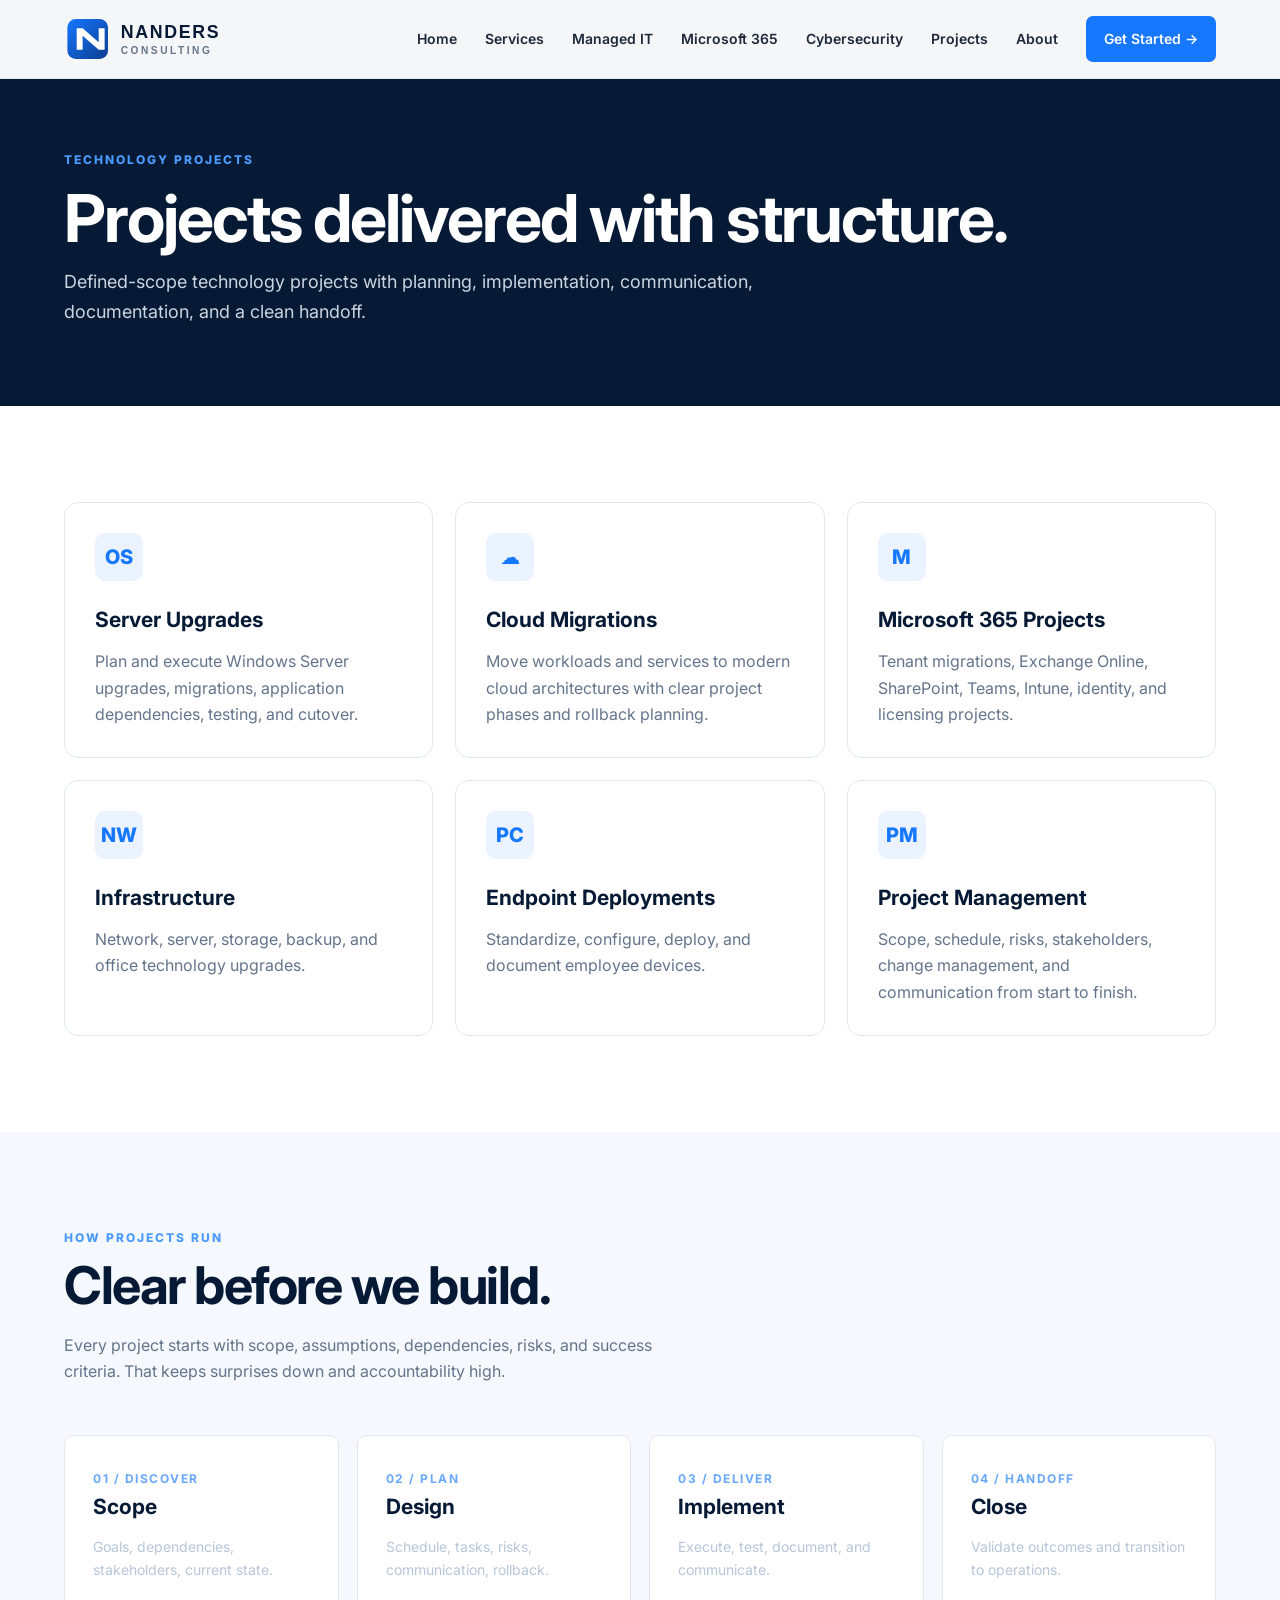
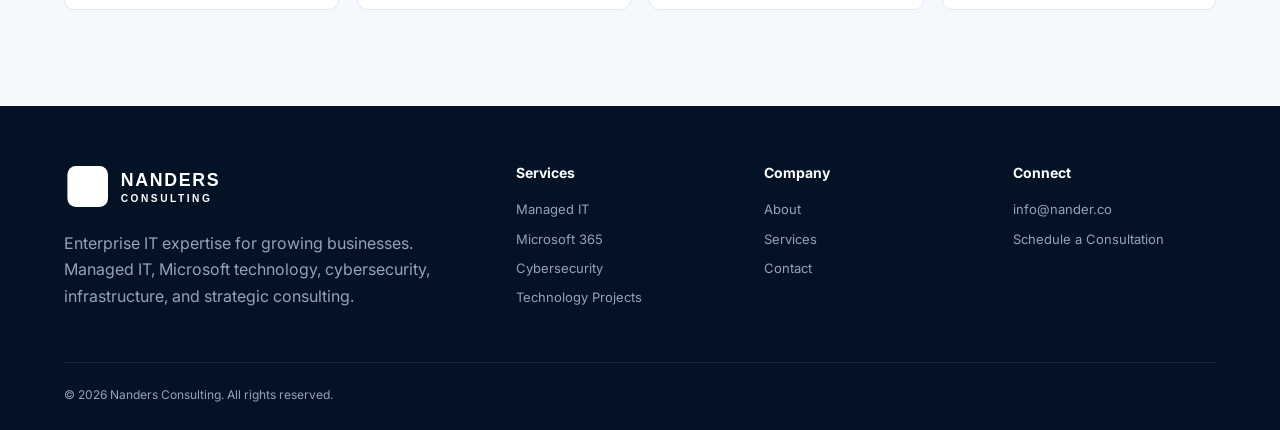
<file: projects.html>
<!doctype html>
<html lang="en">
<head>
<meta charset="utf-8">
<meta name="viewport" content="width=device-width,initial-scale=1">
<title>Technology Projects | Nanders Consulting</title>
<meta name="description" content="Nanders Consulting provides IT consulting, managed services, Microsoft 365, cybersecurity, infrastructure, and technology projects for growing businesses.">
<link rel="icon" href="favicon.svg" type="image/svg+xml">
<link rel="stylesheet" href="styles.css">
</head>
<body>
<a class="skip" href="#main">Skip to content</a>
<header class="site-header">
  <div class="container nav">
    <a class="logo" href="index.html"><img src="logo.svg" alt="Nanders Consulting"></a>
    <nav class="nav-links">
      <a href="index.html">Home</a>
      <a href="services.html">Services</a>
      <a href="managed-it.html">Managed IT</a>
      <a href="microsoft-365.html">Microsoft 365</a>
      <a href="cybersecurity.html">Cybersecurity</a>
      <a href="projects.html">Projects</a>
      <a href="about.html">About</a>
      <a class="nav-cta" href="contact.html">Get Started →</a>
    </nav>
    <button class="menu" aria-label="Open navigation">☰</button>
  </div>
</header>

<main id="main">

<section class="page-hero"><div class="container"><div class="label">TECHNOLOGY PROJECTS</div><h1>Projects delivered with structure.</h1><p>Defined-scope technology projects with planning, implementation, communication, documentation, and a clean handoff.</p></div></section>
<section class="section"><div class="container"><div class="grid-3">
<article class="card"><div class="icon">OS</div><h3>Server Upgrades</h3><p class="muted">Plan and execute Windows Server upgrades, migrations, application dependencies, testing, and cutover.</p></article>
<article class="card"><div class="icon">☁</div><h3>Cloud Migrations</h3><p class="muted">Move workloads and services to modern cloud architectures with clear project phases and rollback planning.</p></article>
<article class="card"><div class="icon">M</div><h3>Microsoft 365 Projects</h3><p class="muted">Tenant migrations, Exchange Online, SharePoint, Teams, Intune, identity, and licensing projects.</p></article>
<article class="card"><div class="icon">NW</div><h3>Infrastructure</h3><p class="muted">Network, server, storage, backup, and office technology upgrades.</p></article>
<article class="card"><div class="icon">PC</div><h3>Endpoint Deployments</h3><p class="muted">Standardize, configure, deploy, and document employee devices.</p></article>
<article class="card"><div class="icon">PM</div><h3>Project Management</h3><p class="muted">Scope, schedule, risks, stakeholders, change management, and communication from start to finish.</p></article>
</div></div></section>
<section class="section band"><div class="container"><div class="section-head"><div class="label">HOW PROJECTS RUN</div><h2>Clear before we build.</h2><p class="muted">Every project starts with scope, assumptions, dependencies, risks, and success criteria. That keeps surprises down and accountability high.</p></div><div class="approach"><div class="step" style="background:#fff;border-color:var(--border)"><b>01 / DISCOVER</b><h3>Scope</h3><p class="muted">Goals, dependencies, stakeholders, current state.</p></div><div class="step" style="background:#fff;border-color:var(--border)"><b>02 / PLAN</b><h3>Design</h3><p class="muted">Schedule, tasks, risks, communication, rollback.</p></div><div class="step" style="background:#fff;border-color:var(--border)"><b>03 / DELIVER</b><h3>Implement</h3><p class="muted">Execute, test, document, and communicate.</p></div><div class="step" style="background:#fff;border-color:var(--border)"><b>04 / HANDOFF</b><h3>Close</h3><p class="muted">Validate outcomes and transition to operations.</p></div></div></div></section>

</main>
<footer class="footer">
  <div class="container">
    <div class="footer-grid">
      <div>
        <img class="footer-logo" src="logo.svg" alt="Nanders Consulting">
        <p>Enterprise IT expertise for growing businesses. Managed IT, Microsoft technology, cybersecurity, infrastructure, and strategic consulting.</p>
      </div>
      <div><h4>Services</h4><ul>
        <li><a href="managed-it.html">Managed IT</a></li>
        <li><a href="microsoft-365.html">Microsoft 365</a></li>
        <li><a href="cybersecurity.html">Cybersecurity</a></li>
        <li><a href="projects.html">Technology Projects</a></li>
      </ul></div>
      <div><h4>Company</h4><ul>
        <li><a href="about.html">About</a></li>
        <li><a href="services.html">Services</a></li>
        <li><a href="contact.html">Contact</a></li>
      </ul></div>
      <div><h4>Connect</h4><ul>
        <li><a href="mailto:info@nanders.co">info@nander.co</a></li>
        <li><a href="contact.html">Schedule a Consultation</a></li>
      </ul></div>
    </div>
    <div class="copyright">© <span data-year></span> Nanders Consulting. All rights reserved.</div>
  </div>
</footer>
<script src="main.js"></script>

</body>
</html>
</file>
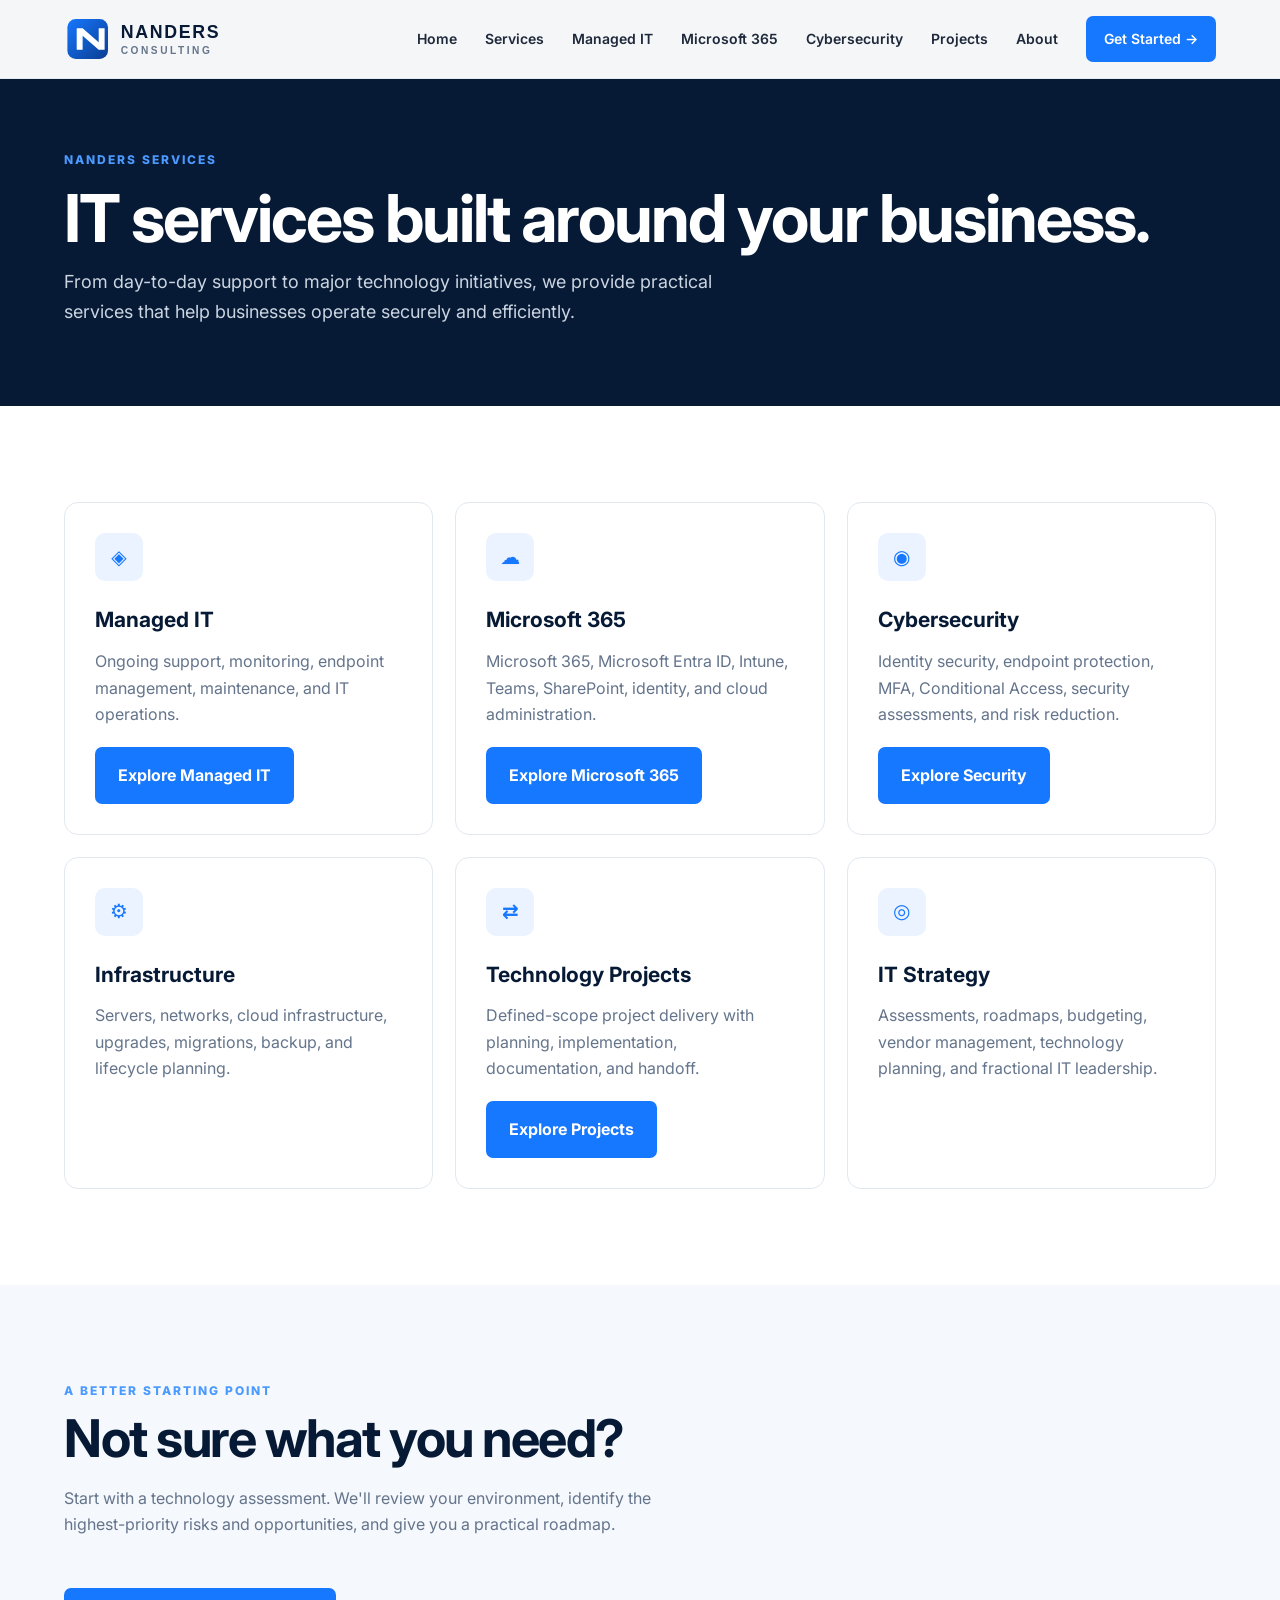
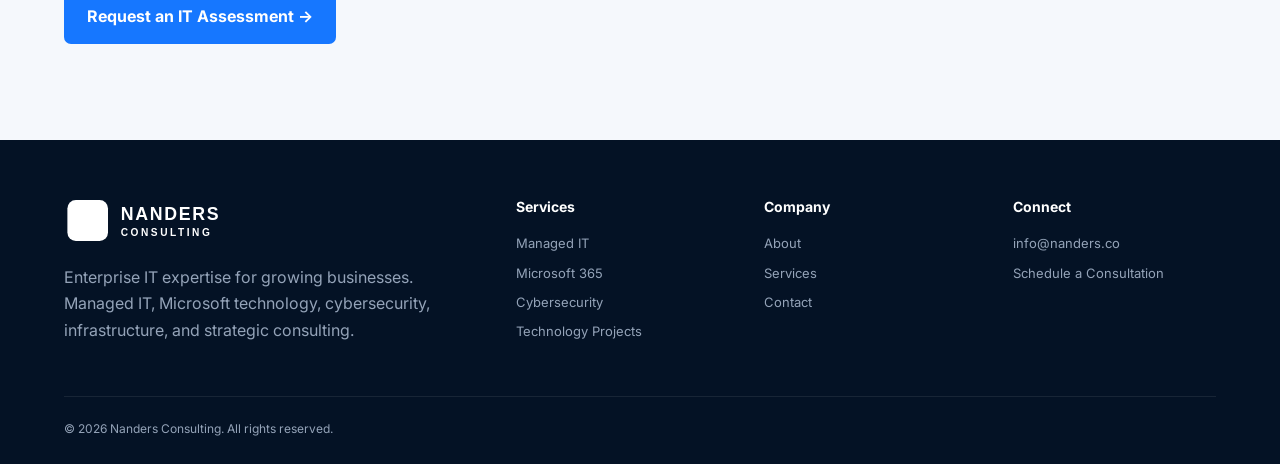
<file: services.html>
<!doctype html>
<html lang="en">
<head>
<meta charset="utf-8">
<meta name="viewport" content="width=device-width,initial-scale=1">
<title>IT Services | Nanders Consulting</title>
<meta name="description" content="Nanders Consulting provides IT consulting, managed services, Microsoft 365, cybersecurity, infrastructure, and technology projects for growing businesses.">
<link rel="icon" href="favicon.svg" type="image/svg+xml">
<link rel="stylesheet" href="styles.css">
</head>
<body>
<a class="skip" href="#main">Skip to content</a>
<header class="site-header">
  <div class="container nav">
    <a class="logo" href="index.html"><img src="logo.svg" alt="Nanders Consulting"></a>
    <nav class="nav-links">
      <a href="index.html">Home</a>
      <a href="services.html">Services</a>
      <a href="managed-it.html">Managed IT</a>
      <a href="microsoft-365.html">Microsoft 365</a>
      <a href="cybersecurity.html">Cybersecurity</a>
      <a href="projects.html">Projects</a>
      <a href="about.html">About</a>
      <a class="nav-cta" href="contact.html">Get Started →</a>
    </nav>
    <button class="menu" aria-label="Open navigation">☰</button>
  </div>
</header>

<main id="main">

<section class="page-hero"><div class="container"><div class="label">NANDERS SERVICES</div><h1>IT services built around your business.</h1><p>From day-to-day support to major technology initiatives, we provide practical services that help businesses operate securely and efficiently.</p></div></section>
<section class="section"><div class="container"><div class="grid-3">
  <article class="card"><div class="icon">◈</div><h3>Managed IT</h3><p class="muted">Ongoing support, monitoring, endpoint management, maintenance, and IT operations.</p><a class="btn btn-primary" style="margin-top:20px" href="managed-it.html">Explore Managed IT</a></article>
  <article class="card"><div class="icon">☁</div><h3>Microsoft 365</h3><p class="muted">Microsoft 365, Microsoft Entra ID, Intune, Teams, SharePoint, identity, and cloud administration.</p><a class="btn btn-primary" style="margin-top:20px" href="microsoft-365.html">Explore Microsoft 365</a></article>
  <article class="card"><div class="icon">◉</div><h3>Cybersecurity</h3><p class="muted">Identity security, endpoint protection, MFA, Conditional Access, security assessments, and risk reduction.</p><a class="btn btn-primary" style="margin-top:20px" href="cybersecurity.html">Explore Security</a></article>
  <article class="card"><div class="icon">⚙</div><h3>Infrastructure</h3><p class="muted">Servers, networks, cloud infrastructure, upgrades, migrations, backup, and lifecycle planning.</p></article>
  <article class="card"><div class="icon">⇄</div><h3>Technology Projects</h3><p class="muted">Defined-scope project delivery with planning, implementation, documentation, and handoff.</p><a class="btn btn-primary" style="margin-top:20px" href="projects.html">Explore Projects</a></article>
  <article class="card"><div class="icon">◎</div><h3>IT Strategy</h3><p class="muted">Assessments, roadmaps, budgeting, vendor management, technology planning, and fractional IT leadership.</p></article>
</div></div></section>
<section class="section band"><div class="container"><div class="section-head"><div class="label">A BETTER STARTING POINT</div><h2>Not sure what you need?</h2><p class="muted">Start with a technology assessment. We'll review your environment, identify the highest-priority risks and opportunities, and give you a practical roadmap.</p></div><a class="btn btn-primary" href="contact.html">Request an IT Assessment →</a></div></section>

</main>
<footer class="footer">
  <div class="container">
    <div class="footer-grid">
      <div>
        <img class="footer-logo" src="logo.svg" alt="Nanders Consulting">
        <p>Enterprise IT expertise for growing businesses. Managed IT, Microsoft technology, cybersecurity, infrastructure, and strategic consulting.</p>
      </div>
      <div><h4>Services</h4><ul>
        <li><a href="managed-it.html">Managed IT</a></li>
        <li><a href="microsoft-365.html">Microsoft 365</a></li>
        <li><a href="cybersecurity.html">Cybersecurity</a></li>
        <li><a href="projects.html">Technology Projects</a></li>
      </ul></div>
      <div><h4>Company</h4><ul>
        <li><a href="about.html">About</a></li>
        <li><a href="services.html">Services</a></li>
        <li><a href="contact.html">Contact</a></li>
      </ul></div>
      <div><h4>Connect</h4><ul>
        <li><a href="mailto:info@nanders.co">info@nanders.co</a></li>
        <li><a href="contact.html">Schedule a Consultation</a></li>
      </ul></div>
    </div>
    <div class="copyright">© <span data-year></span> Nanders Consulting. All rights reserved.</div>
  </div>
</footer>
<script src="main.js"></script>

</body>
</html>
</file>
<file: styles.css>
@import url('https://fonts.googleapis.com/css2?family=Inter:wght@400;500;600;700;800&display=swap');

:root{
  --navy:#071a35;--navy2:#0d2749;--blue:#1677ff;--blue2:#4b9aff;
  --white:#fff;--off:#f5f8fc;--text:#1e293b;--muted:#64748b;--border:#e2e8f0;
  --shadow:0 18px 50px rgba(7,26,53,.08);--radius:14px;
}
*{box-sizing:border-box;margin:0;padding:0}
html{scroll-behavior:smooth}
body{font-family:Inter,system-ui,sans-serif;color:var(--text);line-height:1.65;background:#fff}
a{text-decoration:none;color:inherit}
img{max-width:100%;display:block}
.container{width:min(1180px,90%);margin:auto}
.section{padding:96px 0}
.skip{position:absolute;left:-9999px}.skip:focus{left:15px;top:15px;background:#fff;padding:10px;z-index:9999}
.site-header{position:fixed;inset:0 0 auto;z-index:1000;background:rgba(255,255,255,.96);backdrop-filter:blur(12px);border-bottom:1px solid rgba(226,232,240,.8)}
.nav{height:78px;display:flex;align-items:center;justify-content:space-between}
.logo img{width:220px;height:auto}
.nav-links{display:flex;align-items:center;gap:28px;font-size:14px;font-weight:600}
.nav-links a{transition:.2s}.nav-links a:hover,.nav-links a.active{color:var(--blue)}
.nav-cta{background:var(--blue);color:#fff!important;padding:11px 18px;border-radius:7px}
.menu{display:none;border:0;background:none;font-size:26px;cursor:pointer}
.hero{padding:180px 0 105px;min-height:720px;color:#fff;background:
radial-gradient(circle at 78% 20%,rgba(22,119,255,.30),transparent 32%),
linear-gradient(120deg,#06172d,#0a2342 55%,#06172d);position:relative;overflow:hidden}
.hero:after{content:"";position:absolute;inset:0;opacity:.12;background-image:linear-gradient(rgba(255,255,255,.15) 1px,transparent 1px),linear-gradient(90deg,rgba(255,255,255,.15) 1px,transparent 1px);background-size:64px 64px}
.hero>*{position:relative;z-index:2}
.eyebrow,.label{color:var(--blue2);font-size:12px;font-weight:800;letter-spacing:2px}
.hero h1{font-size:clamp(46px,7vw,78px);line-height:1.02;letter-spacing:-3px;max-width:900px;margin:18px 0 25px}
.hero h1 span{color:var(--blue2)}
.hero p{max-width:760px;color:#cbd5e1;font-size:18px;margin-bottom:34px}
.actions{display:flex;gap:14px;flex-wrap:wrap}.btn{display:inline-flex;align-items:center;justify-content:center;padding:14px 22px;border-radius:7px;font-weight:700;transition:.2s;border:1px solid transparent}
.btn-primary{background:var(--blue);color:#fff}.btn-primary:hover{transform:translateY(-2px);background:#0d68e6}
.btn-light{background:#fff;color:var(--navy)}.btn-light:hover{transform:translateY(-2px)}
.btn-outline{border-color:rgba(255,255,255,.3);color:#fff}.btn-outline:hover{background:rgba(255,255,255,.08)}
.service-strip{background:#081d37;color:#dbeafe}.strip-grid{display:grid;grid-template-columns:repeat(5,1fr)}
.strip-grid div{padding:24px 15px;text-align:center;font-size:13px;font-weight:700;border-right:1px solid rgba(255,255,255,.08)}
.page-hero{padding:150px 0 80px;background:var(--navy);color:#fff}.page-hero h1{font-size:clamp(42px,6vw,66px);line-height:1.05;letter-spacing:-2px;margin:14px 0}.page-hero p{max-width:720px;color:#cbd5e1;font-size:18px}
.section-head{margin-bottom:50px}.section-head.split{display:flex;align-items:end;justify-content:space-between;gap:40px}.section-head .muted{max-width:610px}
h2{font-size:clamp(34px,5vw,52px);line-height:1.08;letter-spacing:-1.5px;color:var(--navy);margin:10px 0 18px}
h3{color:var(--navy);font-size:21px;margin-bottom:10px}.muted{color:var(--muted)}
.grid-3{display:grid;grid-template-columns:repeat(3,1fr);gap:22px}.grid-2{display:grid;grid-template-columns:repeat(2,1fr);gap:28px}
.card{border:1px solid var(--border);border-radius:var(--radius);padding:30px;background:#fff;transition:.25s}.card:hover{transform:translateY(-4px);box-shadow:var(--shadow);border-color:#bdd7ff}
.icon{width:48px;height:48px;border-radius:10px;background:#eaf3ff;color:var(--blue);display:grid;place-items:center;font-weight:800;font-size:20px;margin-bottom:22px}
.card ul{list-style:none;margin-top:16px}.card li{font-size:13px;margin:8px 0;color:#475569}.card li:before{content:"✓";color:var(--blue);font-weight:800;margin-right:8px}
.band{background:var(--off)}.dark{background:var(--navy);color:#fff}.dark h2,.dark h3{color:#fff}.dark .muted{color:#b7c6d8}
.approach{display:grid;grid-template-columns:repeat(4,1fr);gap:18px;margin-top:45px}.step{border:1px solid rgba(255,255,255,.12);padding:28px;border-radius:10px;background:rgba(255,255,255,.03)}.step b{color:#69a8ff;font-size:12px;letter-spacing:1.5px}.step p{color:#b7c6d8;font-size:14px;margin-top:10px}
.checklist{display:grid;gap:18px;margin-top:28px}.check{display:flex;gap:14px}.check span{width:30px;height:30px;border-radius:50%;background:#dcecff;color:var(--blue);display:grid;place-items:center;font-weight:800;flex:none}
.visual{border-radius:18px;min-height:420px;background:radial-gradient(circle at 70% 25%,rgba(22,119,255,.35),transparent 28%),linear-gradient(145deg,#06172d,#0d315b);position:relative;overflow:hidden}
.visual:after{content:"";position:absolute;inset:0;background-image:linear-gradient(35deg,transparent 48%,rgba(255,255,255,.08) 49%,transparent 50%),linear-gradient(-35deg,transparent 48%,rgba(255,255,255,.08) 49%,transparent 50%);background-size:90px 90px}
.tech-grid{display:grid;grid-template-columns:repeat(6,1fr);gap:15px;margin-top:42px}.tech{border:1px solid var(--border);padding:22px 10px;border-radius:9px;text-align:center;font-weight:700;font-size:13px;color:#334155}
.cta{background:var(--blue);color:#fff;padding:75px 0}.cta-inner{display:flex;justify-content:space-between;align-items:center;gap:35px}.cta h2{color:#fff;margin:0 0 10px}.cta p{color:#dcecff;max-width:650px}
.contact-grid{display:grid;grid-template-columns:1fr 1fr;gap:70px}.form{background:#fff;border:1px solid var(--border);border-radius:var(--radius);padding:32px;box-shadow:var(--shadow)}.field{margin-bottom:17px}.field label{display:block;font-size:13px;font-weight:700;margin-bottom:6px}.field input,.field textarea,.field select{width:100%;padding:13px;border:1px solid var(--border);border-radius:7px;font:inherit;outline:none}.field input:focus,.field textarea:focus,.field select:focus{border-color:var(--blue)}.field textarea{min-height:140px;resize:vertical}
.footer{background:#041225;color:#94a3b8;padding:55px 0 25px}.footer-grid{display:grid;grid-template-columns:2fr 1fr 1fr 1fr;gap:45px;margin-bottom:45px}.footer-logo{width:220px;margin-bottom:18px;filter:brightness(0) invert(1)}.footer h4{color:#fff;font-size:14px;margin-bottom:15px}.footer ul{list-style:none}.footer li{margin:8px 0;font-size:13px}.footer a:hover{color:#fff}.copyright{border-top:1px solid rgba(255,255,255,.08);padding-top:22px;font-size:12px}
.notice{padding:13px 16px;background:#fff8e8;border:1px solid #f5d58a;border-radius:8px;color:#765d16;font-size:13px;margin-top:18px}
@media(max-width:900px){
 .nav-links{display:none;position:absolute;top:78px;left:0;width:100%;background:#fff;flex-direction:column;padding:22px;gap:18px;border-bottom:1px solid var(--border)}
 .nav-links.open{display:flex}.menu{display:block}.strip-grid{grid-template-columns:repeat(2,1fr)}.strip-grid div{border-bottom:1px solid rgba(255,255,255,.08)}
 .grid-3{grid-template-columns:repeat(2,1fr)}.approach{grid-template-columns:repeat(2,1fr)}.tech-grid{grid-template-columns:repeat(3,1fr)}
 .contact-grid{grid-template-columns:1fr}.footer-grid{grid-template-columns:repeat(2,1fr)}.cta-inner{flex-direction:column;align-items:flex-start}
}
@media(max-width:600px){
 .section{padding:70px 0}.hero{padding:145px 0 80px;min-height:650px}.hero h1{font-size:48px}.hero p{font-size:16px}
 .strip-grid,.grid-3,.grid-2,.approach,.tech-grid,.footer-grid{grid-template-columns:1fr}.section-head.split{display:block}.visual{min-height:300px}
 .logo img{width:190px}.page-hero{padding:135px 0 65px}
}
</file>
